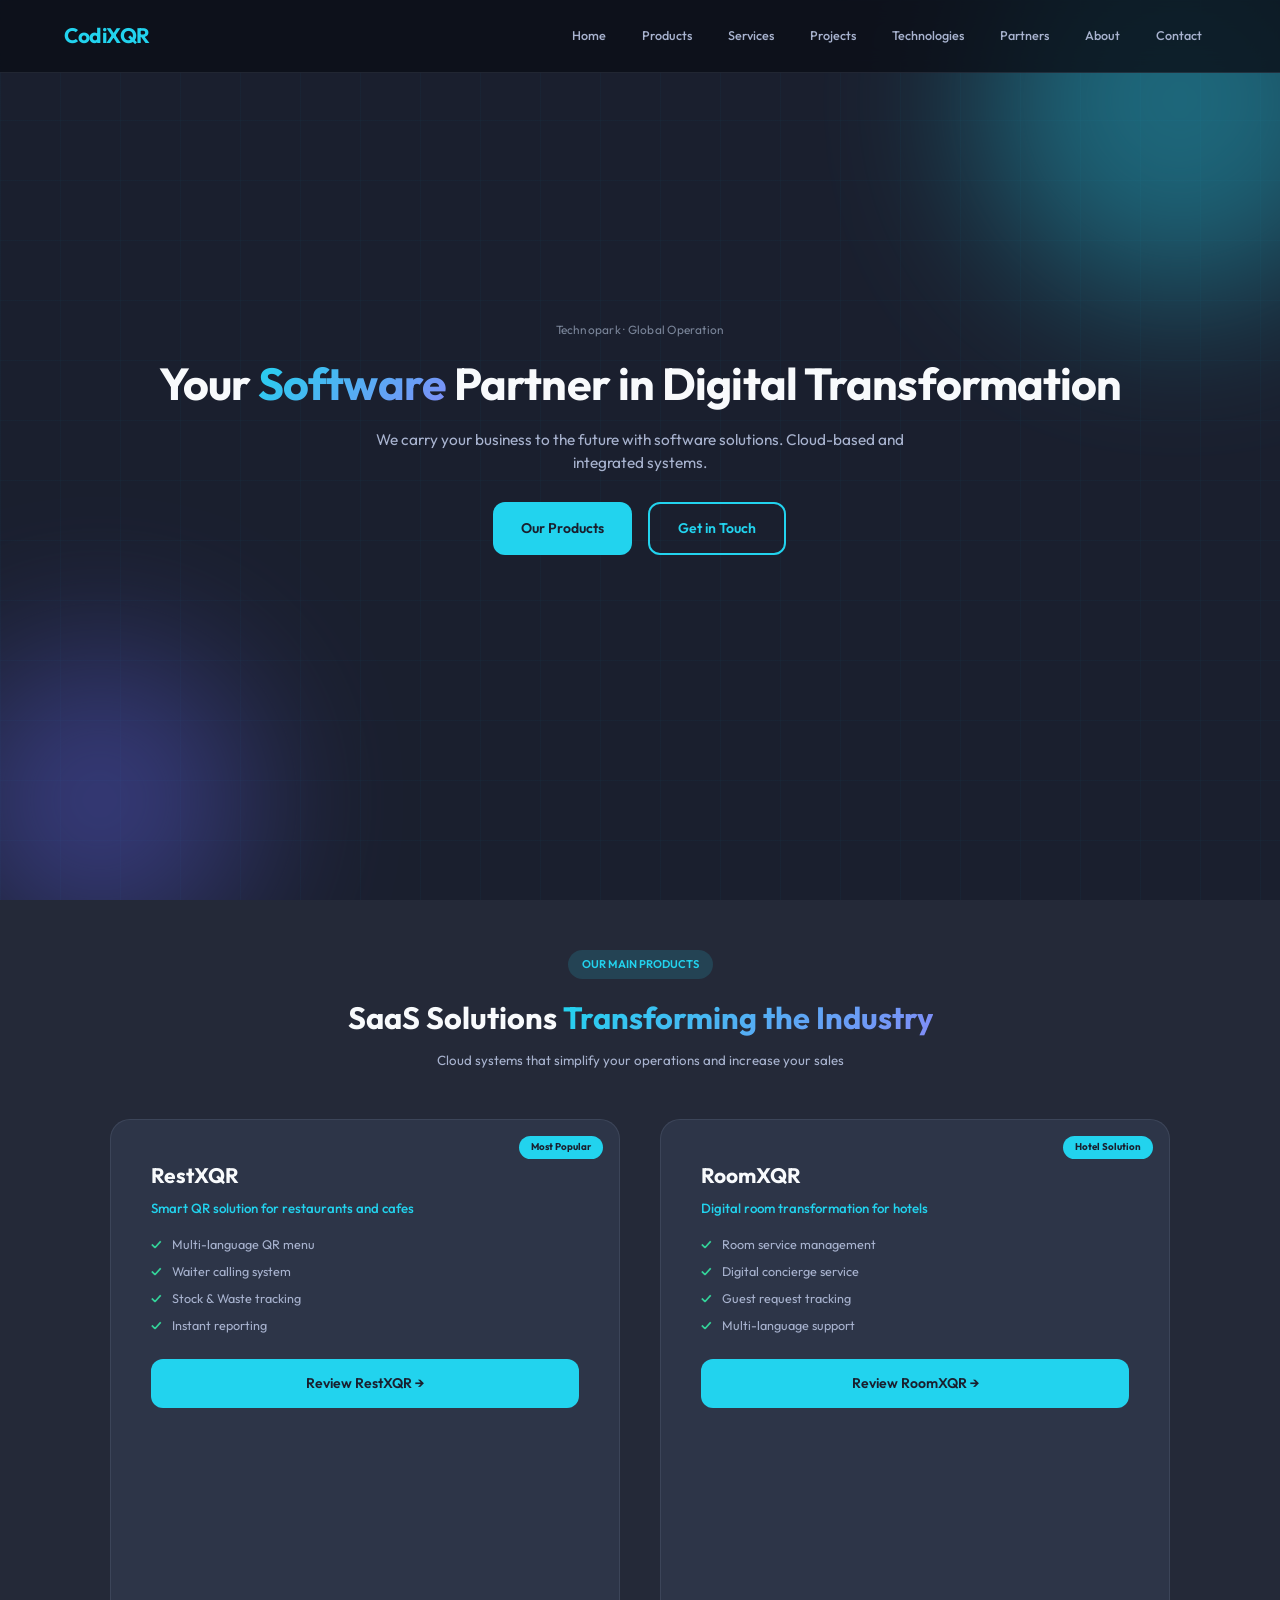
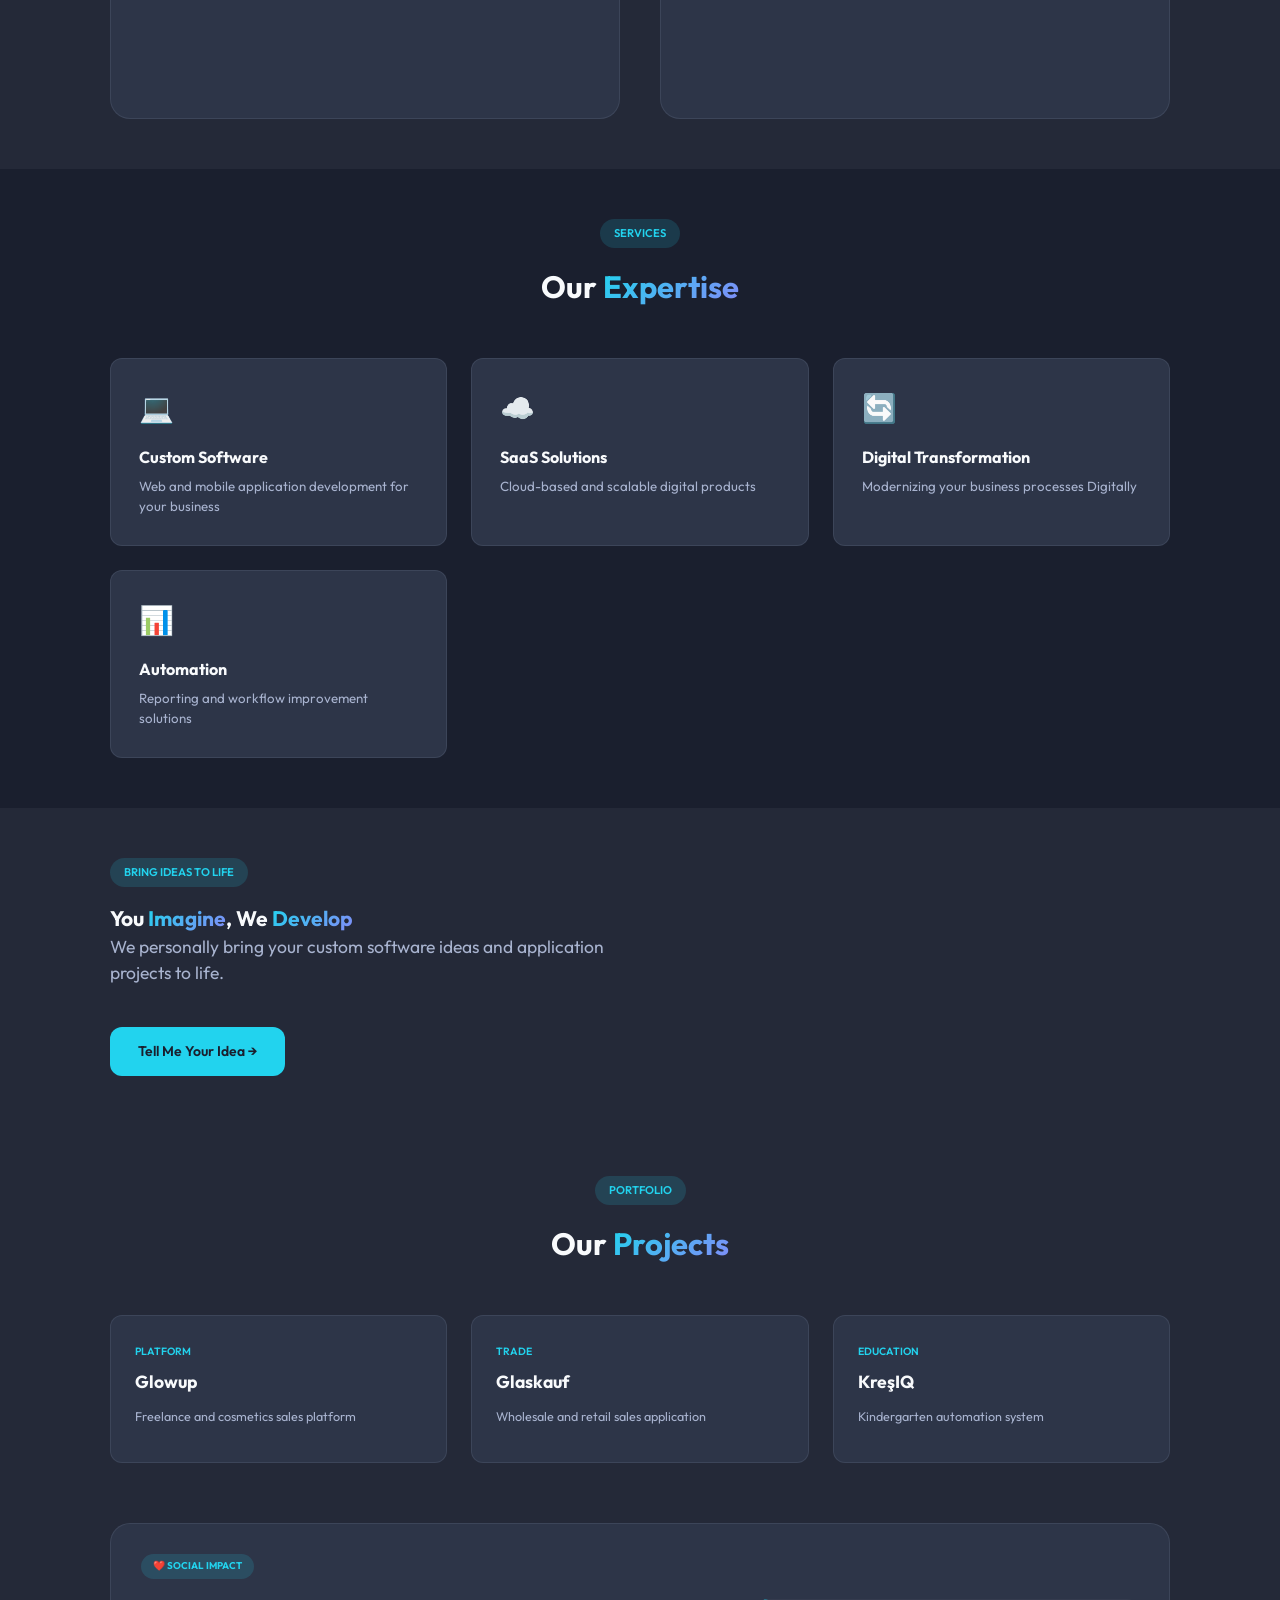
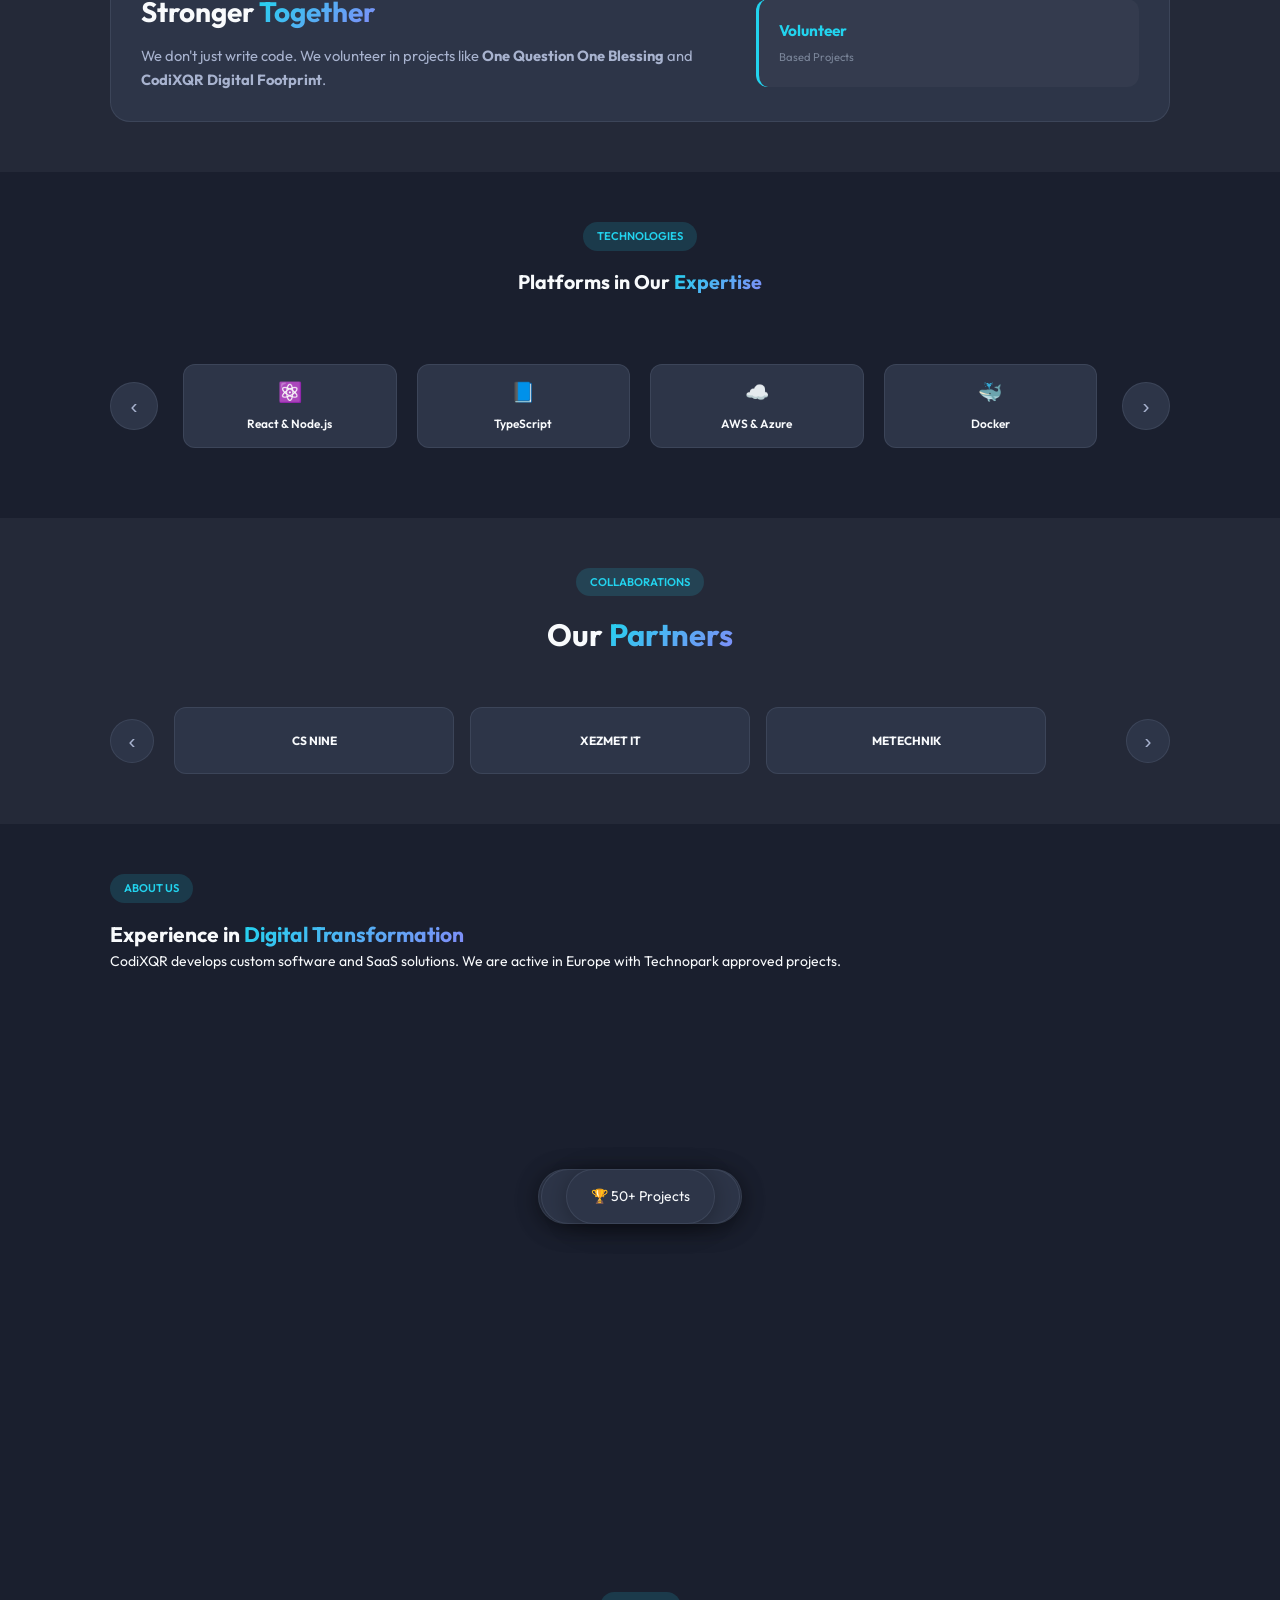
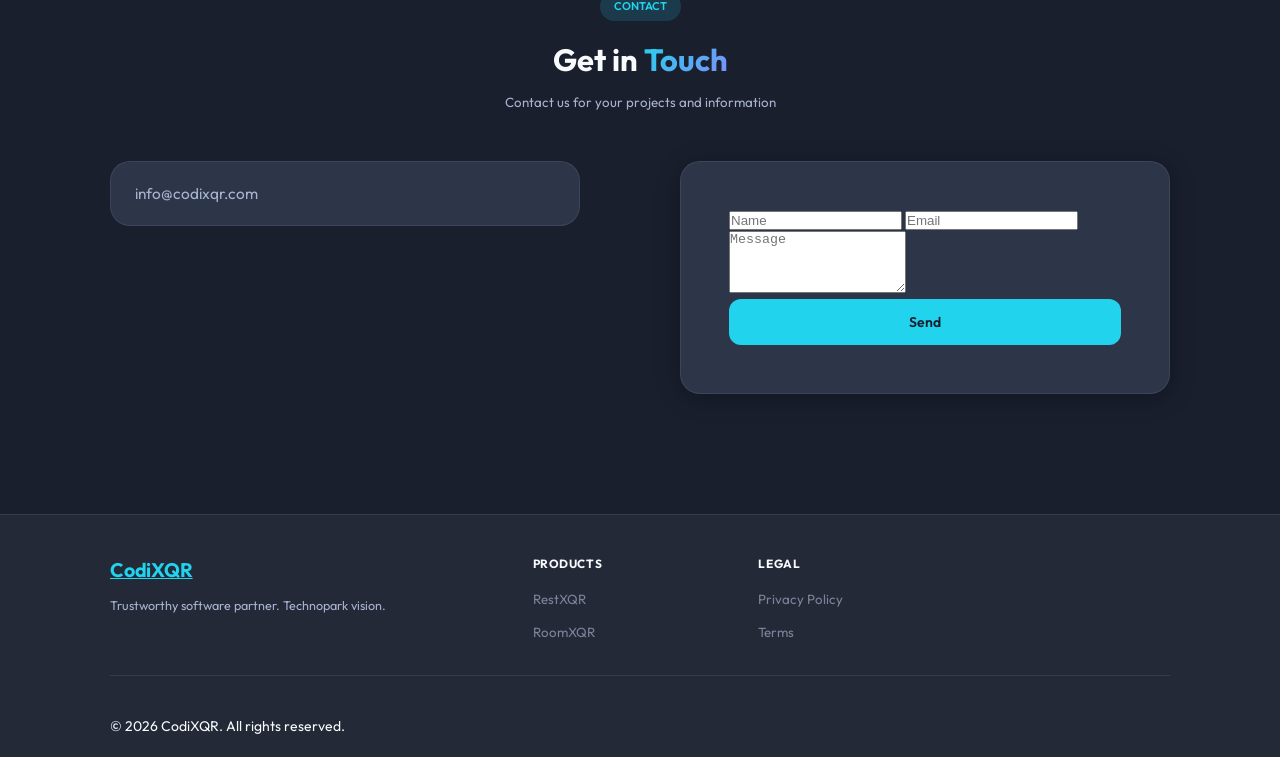
<file: index.html>
<!DOCTYPE html>
<html lang="tr">

<head>
    <meta charset="UTF-8">
    <meta name="viewport" content="width=device-width, initial-scale=1.0">
    <meta name="description"
        content="CodiXQR - Dijital dönüşümde güvenilir yazılım ortağınız. RestXQR, RoomXQR ve daha fazlası ile işletmenizi geleceğe taşıyoruz.">
    <title>CodiXQR | Yazılım ve Dijital Dönüşüm Çözümleri</title>
    <link rel="icon" type="image/png" href="favicon.png">
    <link rel="apple-touch-icon" href="favicon.png">
    <script src="js/lang-detect.js"></script>
    <link rel="stylesheet" href="css/styles.css?v=1.3">
    <link rel="preconnect" href="https://fonts.googleapis.com">
    <link rel="preconnect" href="https://fonts.gstatic.com" crossorigin>
    <link
        href="https://fonts.googleapis.com/css2?family=Outfit:wght@300;400;500;600;700&family=JetBrains+Mono:wght@400;500&display=swap"
        rel="stylesheet">
</head>

<body>
    <!-- Navigation -->
    <nav class="navbar" id="navbar">
        <div class="nav-container">
            <a href="#" class="logo">
                <span class="logo-text-full">CodiXQR</span>
            </a>
            <button class="nav-toggle" aria-label="Menüyü aç">
                <span></span><span></span><span></span>
            </button>
            <ul class="nav-menu">
                <li><a href="#hero">Ana Sayfa</a></li>
                <li><a href="#saas">Ürünlerimiz</a></li>
                <li><a href="#services">Hizmetler</a></li>
                <li><a href="#projects">Projeler</a></li>
                <li><a href="#tech">Teknolojiler</a></li>
                <li><a href="#partners">Ortaklar</a></li>
                <li><a href="#about">Hakkımızda</a></li>
                <li><a href="#blog">Blog</a></li>
                <li><a href="#contact">İletişim</a></li>
            </ul>
        </div>
    </nav>

    <!-- Hero Section -->
    <header class="hero" id="hero">
        <div class="hero-bg">
            <div class="grid-pattern"></div>
            <div class="gradient-orb orb-1"></div>
            <div class="gradient-orb orb-2"></div>
        </div>
        <div class="hero-content">
            <p class="hero-badge-line">Teknopark · Global operasyon</p>
            <h1>Dijital Dönüşümde <span class="highlight">Yazılım</span> Ortağınız</h1>
            <p class="hero-subtitle">Yazılım çözümleriyle işletmenizi geleceğe taşıyoruz. Bulut tabanlı, entegre ve
                kullanımı kolay sistemler.</p>
            <div class="hero-cta">
                <a href="#saas" class="btn btn-primary">Ürünlerimizi Keşfet</a>
                <a href="#contact" class="btn btn-outline">İletişime Geç</a>
            </div>
        </div>
        <div class="hero-stats">
            <div class="stat">
                <span class="stat-number">50+</span>
                <span class="stat-label">Başarılı Proje</span>
            </div>
            <div class="stat">
                <span class="stat-number">7+</span>
                <span class="stat-label">SaaS Ürünü</span>
            </div>
            <div class="stat">
                <span class="stat-number">Global</span>
                <span class="stat-label">Operasyon</span>
            </div>
        </div>
    </header>

    <!-- SaaS Products - Ana Öne Çıkan Ürünler -->
    <section class="saas-section" id="saas">
        <div class="container">
            <div class="section-header">
                <span class="section-tag">Ana Ürünlerimiz</span>
                <h2>Sektörü Dönüştüren <span class="highlight">SaaS Çözümleri</span></h2>
                <p>İşletmenizi dijitale taşıyan, satışlarınızı artıran ve operasyonlarınızı kolaylaştıran bulut tabanlı
                    sistemler</p>
            </div>
            <div class="saas-grid">
                <article class="saas-card featured">
                    <div class="saas-card-badge">En Popüler</div>
                    <div class="saas-visual">
                        <div class="saas-icon-modern">
                            <svg viewBox="0 0 24 24" fill="none" stroke="currentColor" stroke-width="2">
                                <rect x="3" y="3" width="18" height="18" rx="2" />
                                <path d="M3 9h18M9 21V9" />
                            </svg>
                        </div>
                    </div>
                    <h3>RestXQR</h3>
                    <p class="saas-tagline">Restoran, kafe ve mekanlar için akıllı QR çözümü</p>
                    <div class="saas-desc-block">
                        <p>Garson çağırma ile personel yükünü azalt, servisi hızlandır. Çok dilli QR menü, stok takibi,
                            fire tespiti, anlık kampanyalar ve detaylı raporlarla <strong class="highlight-text">ciroyu
                                %15–20 artır</strong>.</p>
                        <p>Tüm sistemi telefonundan yönet, <strong class="highlight-text">gider–gelir kontrolü
                                cebinde</strong> olsun.</p>
                    </div>
                    <ul class="saas-highlights">
                        <li><span class="highlight-icon">✓</span> QR menü ve garson çağırma</li>
                        <li><span class="highlight-icon">✓</span> Stok & fire takibi</li>
                        <li><span class="highlight-icon">✓</span> Anlık kampanyalar</li>
                        <li><span class="highlight-icon">✓</span> Detaylı raporlama</li>
                    </ul>
                    <a href="https://restxqr.com" target="_blank" rel="noopener"
                        class="btn btn-primary btn-block">RestXQR'ı İncele →</a>
                </article>
                <article class="saas-card featured">
                    <div class="saas-card-badge">Otel Çözümü</div>
                    <div class="saas-visual">
                        <div class="saas-icon-modern saas-icon-hotel">
                            <svg viewBox="0 0 24 24" fill="none" stroke="currentColor" stroke-width="2">
                                <path d="M3 21h18M5 21V7l8-4v18M19 21V11l-6-2" />
                                <path d="M9 9v.01M9 12v.01M9 15v.01M9 18v.01" />
                            </svg>
                        </div>
                    </div>
                    <h3>RoomXQR</h3>
                    <p class="saas-tagline">Oteller için oda bazlı dijital dönüşüm</p>
                    <div class="saas-desc-block">
                        <p>RestXQR altyapısına ek: Misafir adına & çok dilli karşılama, oda servisi, istek yönetimi,
                            dijital concierge (otel içi/dışı), turizm yönlendirme ve <strong class="highlight-text">ek
                                komisyon geliri</strong>.</p>
                        <p><strong class="highlight-text">Operasyonel yük %50 azalır</strong>, misafir memnuniyeti ve
                            tekrar ziyaret artar.</p>
                    </div>
                    <ul class="saas-highlights">
                        <li><span class="highlight-icon">✓</span> Çok dilli misafir deneyimi</li>
                        <li><span class="highlight-icon">✓</span> Dijital concierge</li>
                        <li><span class="highlight-icon">✓</span> Oda servisi yönetimi</li>
                        <li><span class="highlight-icon">✓</span> Ek gelir fırsatları</li>
                    </ul>
                    <a href="https://roomxqr.com" target="_blank" rel="noopener"
                        class="btn btn-primary btn-block">RoomXQR'ı İncele →</a>
                </article>
            </div>
        </div>
    </section>

    <!-- Services -->
    <section class="services-section" id="services">
        <div class="container">
            <div class="section-header">
                <span class="section-tag">Hizmetlerimiz</span>
                <h2>Kapsamlı <span class="highlight">Yazılım Hizmetleri</span></h2>
                <p>Web geliştirmeden kurumsal otomasyona, ihtiyacınız olan tüm dijital çözümleri sunuyoruz</p>
            </div>
            <div class="services-grid">
                <div class="service-card">
                    <div class="service-icon">💻</div>
                    <h3>Özel Yazılım Geliştirme</h3>
                    <p>İşletmenize özel web ve mobil uygulamalar, entegrasyonlar ve otomasyon sistemleri</p>
                </div>
                <div class="service-card">
                    <div class="service-icon">☁️</div>
                    <h3>SaaS Çözümleri</h3>
                    <p>Bulut tabanlı, ölçeklenebilir yazılım ürünleri. Halihazırdaki sistemlerinize kolay entegrasyon
                    </p>
                </div>
                <div class="service-card">
                    <div class="service-icon">🔄</div>
                    <h3>Dijital Dönüşüm</h3>
                    <p>Mevcut süreçlerinizi dijitale taşıma, operasyonel verimlilik ve süreç iyileştirme</p>
                </div>
                <div class="service-card">
                    <div class="service-icon">📊</div>
                    <h3>CRM & Otomasyon</h3>
                    <p>Müşteri ilişkileri yönetimi, raporlama ve iş zekası çözümleri</p>
                </div>
    </section>

    <!-- Custom Solutions & Partnership -->
    <section class="partnership-section" id="partnership">
        <div class="container">
            <div class="partnership-grid">
                <div class="partnership-content">
                    <span class="section-tag">Fikirleriniz Hayata Geçsin</span>
                    <h2>Siz <span class="highlight">Hayal Edin</span>, Biz <span class="highlight">Geliştirelim</span>
                    </h2>
                    <p class="lead">Sadece hazır ürünler sunmuyoruz; sizin özel yazılım fikirlerinizi ve uygulama
                        projelerinizi de bizzat hayata geçiriyoruz.</p>
                    <div class="partnership-features">
                        <div class="p-feature">
                            <div class="p-icon">💡</div>
                            <div class="p-info">
                                <h3>Fikirlerinizi Önemsiyoruz</h3>
                                <p>Aklınızdaki uygulama fikrini teknik olarak analiz ediyor ve en doğru teknolojiyle
                                    kurguluyoruz.</p>
                            </div>
                        </div>
                        <div class="p-feature">
                            <div class="p-icon">🤝</div>
                            <div class="p-info">
                                <h3>İş Ortaklığı Modeli</h3>
                                <p>Fikirlerinizi hayata geçirerek sadece bir yazılım tedarikçisi değil, iş ortağınız
                                    olarak büyümenize eşlik ediyoruz.</p>
                            </div>
                        </div>
                    </div>
                    <div class="partnership-cta">
                        <p>Web veya mobil uygulama fikirleriniz için <strong>"Beraber Büyütelim"</strong> vizyonuyla
                            hareket ediyoruz.</p>
                        <a href="#contact" class="btn btn-primary">Fikrimi Anlatayım →</a>
                    </div>
                </div>
                <div class="partnership-visual">
                    <div class="partnership-card-glow">
                        <div class="p-card-top">🚀</div>
                        <h4>Yeni Bir Proje mi?</h4>
                        <p>Bizimle paylaşın, beraber hayata geçirelim!</p>
                        <div class="p-card-line"></div>
                        <div class="p-card-stats">
                            <div class="p-stat-item">
                                <strong>%100</strong>
                                <span>Özgün Fikir</span>
                            </div>
                            <div class="p-stat-item">
                                <strong>Sınırsız</strong>
                                <span>Destek</span>
                            </div>
                        </div>
                    </div>
                </div>
            </div>
        </div>
    </section>

    <!-- All Projects -->
    <section class="projects-section" id="projects">
        <div class="container">
            <div class="section-header">
                <span class="section-tag">Portföy</span>
                <h2>Başarılı <span class="highlight">Projelerimiz</span></h2>
                <p>Farklı sektörlerde hayata geçirdiğimiz dijital çözümler</p>
            </div>
            <div class="projects-grid">
                <div class="project-card">
                    <span class="project-category">Güzellik & Kozmetik</span>
                    <h3>Glowup</h3>
                    <p>Randevu, freelance ve kozmetik satış platformu</p>
                    <a href="#contact" class="project-link">Projeyi anlat →</a>
                </div>
                <div class="project-card">
                    <span class="project-category">Cam Sektörü</span>
                    <h3>Glaskauf</h3>
                    <p>Toptan ve perakende satış uygulaması</p>
                    <a href="#contact" class="project-link">Projeyi anlat →</a>
                </div>
                <div class="project-card">
                    <span class="project-category">Eğitim</span>
                    <h3>KreşIQ</h3>
                    <p>Anaokulu CRM ve otomasyon</p>
                    <a href="#contact" class="project-link">Projeyi anlat →</a>
                </div>
                <div class="project-card">
                    <span class="project-category">Araç Kiralama</span>
                    <h3>Rent-ex</h3>
                    <p>Rezervasyon ve yönetim platformu</p>
                    <a href="#contact" class="project-link">Projeyi anlat →</a>
                </div>
                <div class="project-card">
                    <span class="project-category">Ticaret</span>
                    <h3>Europacifictrade</h3>
                    <p>Uluslararası ticaret altyapısı</p>
                    <a href="#contact" class="project-link">Projeyi anlat →</a>
                </div>
                <div class="project-card">
                    <span class="project-category">Hukuk & Danışmanlık</span>
                    <h3>Listeperspektive</h3>
                    <p>Avrupa dijital destek</p>
                    <a href="#contact" class="project-link">Projeyi anlat →</a>
                </div>
            </div>
            <p class="projects-more">Ve daha fazlası… Projeleriniz için <a href="#contact">bizimle iletişime geçin</a>.
            </p>
            <!-- Social Impact Card -->
            <div class="impact-section-wrapper">
                <div class="impact-card">
                    <div class="impact-badge">❤️ Toplumsal Katkı</div>
                    <div class="impact-grid-mini">
                        <div class="impact-main">
                            <h3>Birlikte <span class="highlight">Daha Güçlüyüz</span></h3>
                            <p>Sadece kod yazmıyoruz. <strong>Bir Soru Bir Sevap</strong> ve <strong>CodiXQR Dijital
                                    Ayak İzi</strong> gibi vakıf projelerinde gönüllü yer alıyor, teknolojiyi toplum
                                yararına kullanıyoruz.</p>
                        </div>
                        <div class="impact-stats-mini">
                            <div class="i-stat">
                                <strong>Gönüllülük</strong>
                                <span>Esaslı Projeler</span>
                            </div>
                        </div>
                    </div>
                </div>
            </div>
        </div>
    </section>

    <!-- Technologies / Platforms -->
    <section class="tech-section" id="tech">
        <div class="container">
            <div class="section-header">
                <span class="section-tag">Teknolojilerimiz</span>
                <h2>Uzmanlık Alanımızdaki <span class="highlight">Platformlar</span></h2>
                <p>Dijital dünyanın önde gelen platformları ve teknolojileriyle çalışıyor, işletmeniz için özel çözümler
                    sunuyoruz.</p>
            </div>
            <div class="tech-slider-wrapper">
                <button class="tech-arrow tech-prev" aria-label="Önceki">&#8249;</button>
                <div class="tech-track">
                    <div class="tech-card">
                        <span class="tech-icon">⚛️</span>
                        <h4>React & Node.js</h4>
                        <span class="tech-desc">Web Geliştirme</span>
                    </div>
                    <div class="tech-card">
                        <span class="tech-icon">📘</span>
                        <h4>TypeScript</h4>
                        <span class="tech-desc">Tip Güvenli Kodlama</span>
                    </div>
                    <div class="tech-card">
                        <span class="tech-icon">☁️</span>
                        <h4>AWS & Azure</h4>
                        <span class="tech-desc">Bulut Altyapısı</span>
                    </div>
                    <div class="tech-card">
                        <span class="tech-icon">🐳</span>
                        <h4>Docker</h4>
                        <span class="tech-desc">Konteynerleştirme</span>
                    </div>
                    <div class="tech-card">
                        <span class="tech-icon">🗄️</span>
                        <h4>PostgreSQL</h4>
                        <span class="tech-desc">İlişkisel Veritabanı</span>
                    </div>
                    <div class="tech-card">
                        <span class="tech-icon">🍃</span>
                        <h4>MongoDB</h4>
                        <span class="tech-desc">NoSQL Veritabanı</span>
                    </div>
                    <div class="tech-card">
                        <span class="tech-icon">🔌</span>
                        <h4>REST & GraphQL</h4>
                        <span class="tech-desc">API Geliştirme</span>
                    </div>
                    <div class="tech-card">
                        <span class="tech-icon">📧</span>
                        <h4>Mailchimp</h4>
                        <span class="tech-desc">E-Posta Pazarlama</span>
                    </div>
                    <div class="tech-card">
                        <span class="tech-icon">📊</span>
                        <h4>Google Analytics</h4>
                        <span class="tech-desc">Web Analizi</span>
                    </div>
                    <div class="tech-card">
                        <span class="tech-icon">🔍</span>
                        <h4>SEO Araçları</h4>
                        <span class="tech-desc">Arama Optimizasyonu</span>
                    </div>
                    <div class="tech-card">
                        <span class="tech-icon">💳</span>
                        <h4>Stripe</h4>
                        <span class="tech-desc">Ödeme Entegrasyonu</span>
                    </div>
                    <div class="tech-card">
                        <span class="tech-icon">🎨</span>
                        <h4>Figma</h4>
                        <span class="tech-desc">UI/UX Tasarım</span>
                    </div>
                    <div class="tech-card">
                        <span class="tech-icon">🔥</span>
                        <h4>Firebase</h4>
                        <span class="tech-desc">Mobil & Backend</span>
                    </div>
                    <div class="tech-card">
                        <span class="tech-icon">📦</span>
                        <h4>Git & GitHub</h4>
                        <span class="tech-desc">Versiyon Kontrol</span>
                    </div>
                </div>
                <button class="tech-arrow tech-next" aria-label="Sonraki">&#8250;</button>
            </div>
        </div>
    </section>

    <!-- Partners - İş Ortakları -->
    <section class="partners-section" id="partners">
        <div class="container">
            <div class="section-header">
                <span class="section-tag">İş Birlikleri</span>
                <h2>İş <span class="highlight">Ortaklarımız</span></h2>
                <p>Birlikte çalıştığımız değerli firmalar</p>
            </div>
            <div class="partners-slider-wrapper">
                <button class="partner-arrow partner-prev" aria-label="Önceki">&#8249;</button>
                <div class="partners-slider">
                    <a href="https://cs9.at/" target="_blank" rel="noopener" class="partner-box">CS NINE BUSINESS
                        SOLUTIONS</a>
                    <a href="https://xezmet.at/" target="_blank" rel="noopener" class="partner-box">XEZMET IT
                        SOLUTIONS</a>
                    <a href="#" class="partner-box">BPAJANS</a>
                    <a href="https://artisticreativity.com/" target="_blank" rel="noopener"
                        class="partner-box">ARTISTICREATIVITY</a>
                    <a href="http://metechnik.at/" target="_blank" rel="noopener" class="partner-box">METECHNIK</a>
                </div>
                <button class="partner-arrow partner-next" aria-label="Sonraki">&#8250;</button>
            </div>
        </div>
    </section>

    <!-- About & Why Us -->
    <section class="about-section" id="about">
        <div class="container">
            <div class="about-grid">
                <div class="about-content">
                    <span class="section-tag">Hakkımızda</span>
                    <h2>Dijital Dönüşümde <span class="highlight">Deneyim</span></h2>
                    <p>CodiXQR olarak farklı sektörlerde özel yazılım ve SaaS çözümleri geliştiriyoruz. Teknopark onaylı
                        projelerimiz bulunmakta olup, Avrupa'da da faaliyet gösteriyoruz.</p>
                    <p>Bulut tabanlı, mevcut sistemlere kolay entegre olan çözümler sunuyoruz. Deneyimli ekibimiz ve
                        referanslarımızla iş ortaklarımızın dijital hedeflerine ulaşmasına yardımcı oluyoruz.</p>

                    <div class="about-action-buttons">
                        <a href="#contact" class="action-chip">Proje Başlat →</a>
                        <a href="#contact" class="action-chip">Teknik Danışmanlık</a>
                        <a href="#projects" class="action-chip">Portföyü Gez</a>
                        <a href="#contact" class="action-chip">Demo Talep Et</a>
                    </div>
                </div>
                <div class="about-visual">
                    <div class="floating-badges-container">
                        <div class="badge-item b-1">
                            <span class="badge-icon">🚀</span>
                            <div class="badge-text">
                                <strong>Teknopark</strong>
                                <span>Onaylı Projeler</span>
                            </div>
                        </div>
                        <div class="badge-item b-2">
                            <span class="badge-icon">🌍</span>
                            <div class="badge-text">
                                <strong>Avrupa</strong>
                                <span>Operasyonu</span>
                            </div>
                        </div>
                        <div class="badge-item b-3">
                            <span class="badge-icon">🏆</span>
                            <div class="badge-text">
                                <strong>50+</strong>
                                <span>Başarılı Proje</span>
                            </div>
                        </div>
                        <div class="badge-item b-4">
                            <span class="badge-icon">⚡</span>
                            <div class="badge-text">
                                <strong>7/24</strong>
                                <span>Destek</span>
                            </div>
                        </div>
                        <div class="badge-center-logo">
                            <span class="logo-text-full">CodiXQR</span>
                        </div>
                    </div>
                </div>
            </div>
        </div>
    </section>

    <!-- Blog Preview -->
    <section class="blog-section" id="blog">
        <div class="container">
            <div class="section-header">
                <span class="section-tag">Blog</span>
                <h2>Bilişim <span class="highlight">Dünyasından</span></h2>
                <p>Dijital dönüşüm, yazılım trendleri ve sektör haberleri</p>
            </div>
            <div class="blog-grid">
                <article class="blog-card">
                    <span class="blog-date">28 Şubat 2026</span>
                    <h3>QR Menü Sistemleri ile Restoran Verimliliği %30 Artıyor</h3>
                    <p>Dijital menü sistemleri, restoran operasyonlarında devrim yaratıyor. Stok takibi, anlık fiyat
                        güncellemeleri ve çok dilli destek ile müşteri deneyimini üst seviyeye taşıyın.</p>
                    <a href="blog/qr-menu-verimliligi.html" class="blog-link">Devamını oku →</a>
                </article>
                <article class="blog-card">
                    <span class="blog-date">22 Şubat 2026</span>
                    <h3>Otel Dijitalleşmesinde 2026 Trendleri</h3>
                    <p>Oteller için oda bazlı dijital çözümler, misafir memnuniyetini artırırken operasyonel maliyetleri
                        düşürüyor. Çok dilli karşılama ve dijital concierge hizmetleri öne çıkıyor.</p>
                    <a href="blog/otel-dijitallesmesi.html" class="blog-link">Devamını oku →</a>
                </article>
                <article class="blog-card">
                    <span class="blog-date">15 Şubat 2026</span>
                    <h3>Bulut Tabanlı SaaS Çözümleri: İşletmeler İçin Avantajlar</h3>
                    <p>Bulut teknolojisi ile işletmeler, altyapı maliyetlerini azaltıp ölçeklenebilir sistemlere geçiş
                        yapıyor. Entegrasyon kolaylığı ve 7/24 erişim en büyük artıları.</p>
                    <a href="blog/bulut-saas-avantajlari.html" class="blog-link">Devamını oku →</a>
                </article>
            </div>
        </div>
    </section>

    <!-- Contact -->
    <section class="contact-section" id="contact">
        <div class="container">
            <div class="contact-grid">
                <div class="contact-info">
                    <span class="section-tag">İletişim</span>
                    <h2>Projenizi <span class="highlight">Konuşalım</span></h2>
                    <p>Dijital dönüşüm yolculuğunuzda yanınızdayız. RestXQR, RoomXQR veya özel projeleriniz için bizimle
                        iletişime geçin.</p>
                    <div class="contact-details">
                        <a href="mailto:info@codixqr.com" class="contact-item">
                            <span class="contact-icon">✉️</span>
                            info@codixqr.com
                        </a>
                        <a href="https://restxqr.com" target="_blank" rel="noopener" class="contact-item cta-link">
                            <span class="contact-icon">🍽️</span>
                            RestXQR İçin Tıklayın
                        </a>
                        <a href="https://roomxqr.com" target="_blank" rel="noopener" class="contact-item cta-link">
                            <span class="contact-icon">🏨</span>
                            RoomXQR İçin Tıklayın
                        </a>
                    </div>
                </div>
                <div class="contact-form-wrapper">
                    <form class="contact-form" id="contactForm">
                        <input type="text" name="name" placeholder="Adınız Soyadınız" required>
                        <input type="email" name="email" placeholder="E-posta Adresiniz" required>
                        <input type="tel" name="phone" placeholder="Telefon Numaranız">
                        <select name="subject">
                            <option value="">Konu Seçin</option>
                            <option value="restxqr">RestXQR Hakkında</option>
                            <option value="roomxqr">RoomXQR Hakkında</option>
                            <option value="custom">Özel Proje</option>
                            <option value="partnership">İş Birliği</option>
                        </select>
                        <textarea name="message" placeholder="Mesajınız" rows="4" required></textarea>
                        <button type="submit" class="btn btn-primary btn-block">Gönder</button>
                    </form>
                </div>
            </div>
        </div>
    </section>

    <!-- Footer -->
    <footer class="footer">
        <div class="container">
            <div class="footer-top">
                <div class="footer-brand-column">
                    <a href="#" class="footer-logo">CodiXQR</a>
                    <p class="footer-tagline">Dijital dönüşümde güvenilir yazılım ortağınız. Teknopark vizyonuyla global
                        çözümler.</p>
                </div>
                <div class="footer-nav-columns">
                    <div class="footer-links-group">
                        <h5>Ürünler</h5>
                        <ul>
                            <li><a href="https://restxqr.com" target="_blank" rel="noopener">RestXQR</a></li>
                            <li><a href="https://roomxqr.com" target="_blank" rel="noopener">RoomXQR</a></li>
                            <li><a href="#partnership">Özel Çözümler</a></li>
                        </ul>
                    </div>
                    <div class="footer-links-group">
                        <h5>Kurumsal</h5>
                        <ul>
                            <li><a href="#about">Hakkımızda</a></li>
                            <li><a href="#projects">Projelerimiz</a></li>
                            <li><a href="#contact">Bize Ulaşın</a></li>
                            <li><a href="#blog">Blog</a></li>
                        </ul>
                    </div>
                    <div class="footer-links-group">
                        <h5>Yasal</h5>
                        <ul>
                            <li><a href="gizlilik.html">Gizlilik Politikası</a></li>
                            <li><a href="kullanim-kosullari.html">Kullanım Şartları</a></li>
                            <li><a href="yasal-bilgiler.html">KVKK</a></li>
                        </ul>
                    </div>
                </div>
            </div>
            <div class="footer-bottom">
                <div class="footer-bottom-content">
                    <p>© 2026 CodiXQR. Tüm hakları saklıdır.</p>
                    <div class="footer-bottom-extra">
                        <span>Built with Excellence</span>
                    </div>
                </div>
            </div>
        </div>
    </footer>

    <!-- Floating WhatsApp Button -->
    <a href="https://wa.me/TELEFON_NUMARANIZ?text=Merhaba,%20CodiXQR%20hakkında%20bilgi%20almak%20istiyorum"
        class="floating-btn" target="_blank" rel="noopener" aria-label="WhatsApp ile iletişim">
        <svg viewBox="0 0 24 24" fill="currentColor">
            <path
                d="M17.472 14.382c-.297-.149-1.758-.867-2.03-.967-.273-.099-.471-.148-.67.15-.197.297-.767.966-.94 1.164-.173.199-.347.223-.644.075-.297-.15-1.255-.463-2.39-1.475-.883-.788-1.48-1.761-1.653-2.059-.173-.297-.018-.458.13-.606.134-.133.298-.347.446-.52.149-.174.198-.298.298-.497.099-.198.05-.371-.025-.52-.075-.149-.669-1.612-.916-2.207-.242-.579-.487-.5-.669-.51-.173-.008-.371-.01-.57-.01-.198 0-.52.074-.792.372-.272.297-1.04 1.016-1.04 2.479 0 1.462 1.065 2.875 1.213 3.074.149.198 2.096 3.2 5.077 4.487.709.306 1.262.489 1.694.625.712.227 1.36.195 1.871.118.571-.085 1.758-.719 2.006-1.413.248-.694.248-1.289.173-1.413-.074-.124-.272-.198-.57-.347m-5.421 7.403h-.004a9.87 9.87 0 01-5.031-1.378l-.361-.214-3.741.982.998-3.648-.235-.374a9.86 9.86 0 01-1.51-5.26c.001-5.45 4.436-9.884 9.888-9.884 2.64 0 5.122 1.03 6.988 2.898a9.825 9.825 0 012.893 6.994c-.003 5.45-4.437 9.884-9.885 9.884m8.413-18.297A11.815 11.815 0 0012.05 0C5.495 0 .16 5.335.157 11.892c0 2.096.547 4.142 1.588 5.945L.057 24l6.305-1.654a11.882 11.882 0 005.683 1.448h.005c6.554 0 11.89-5.335 11.893-11.893a11.821 11.821 0 00-3.48-8.413z" />
        </svg>
    </a>

    <script src="js/main.js?v=1.1"></script>
</body>

</html>
</file>
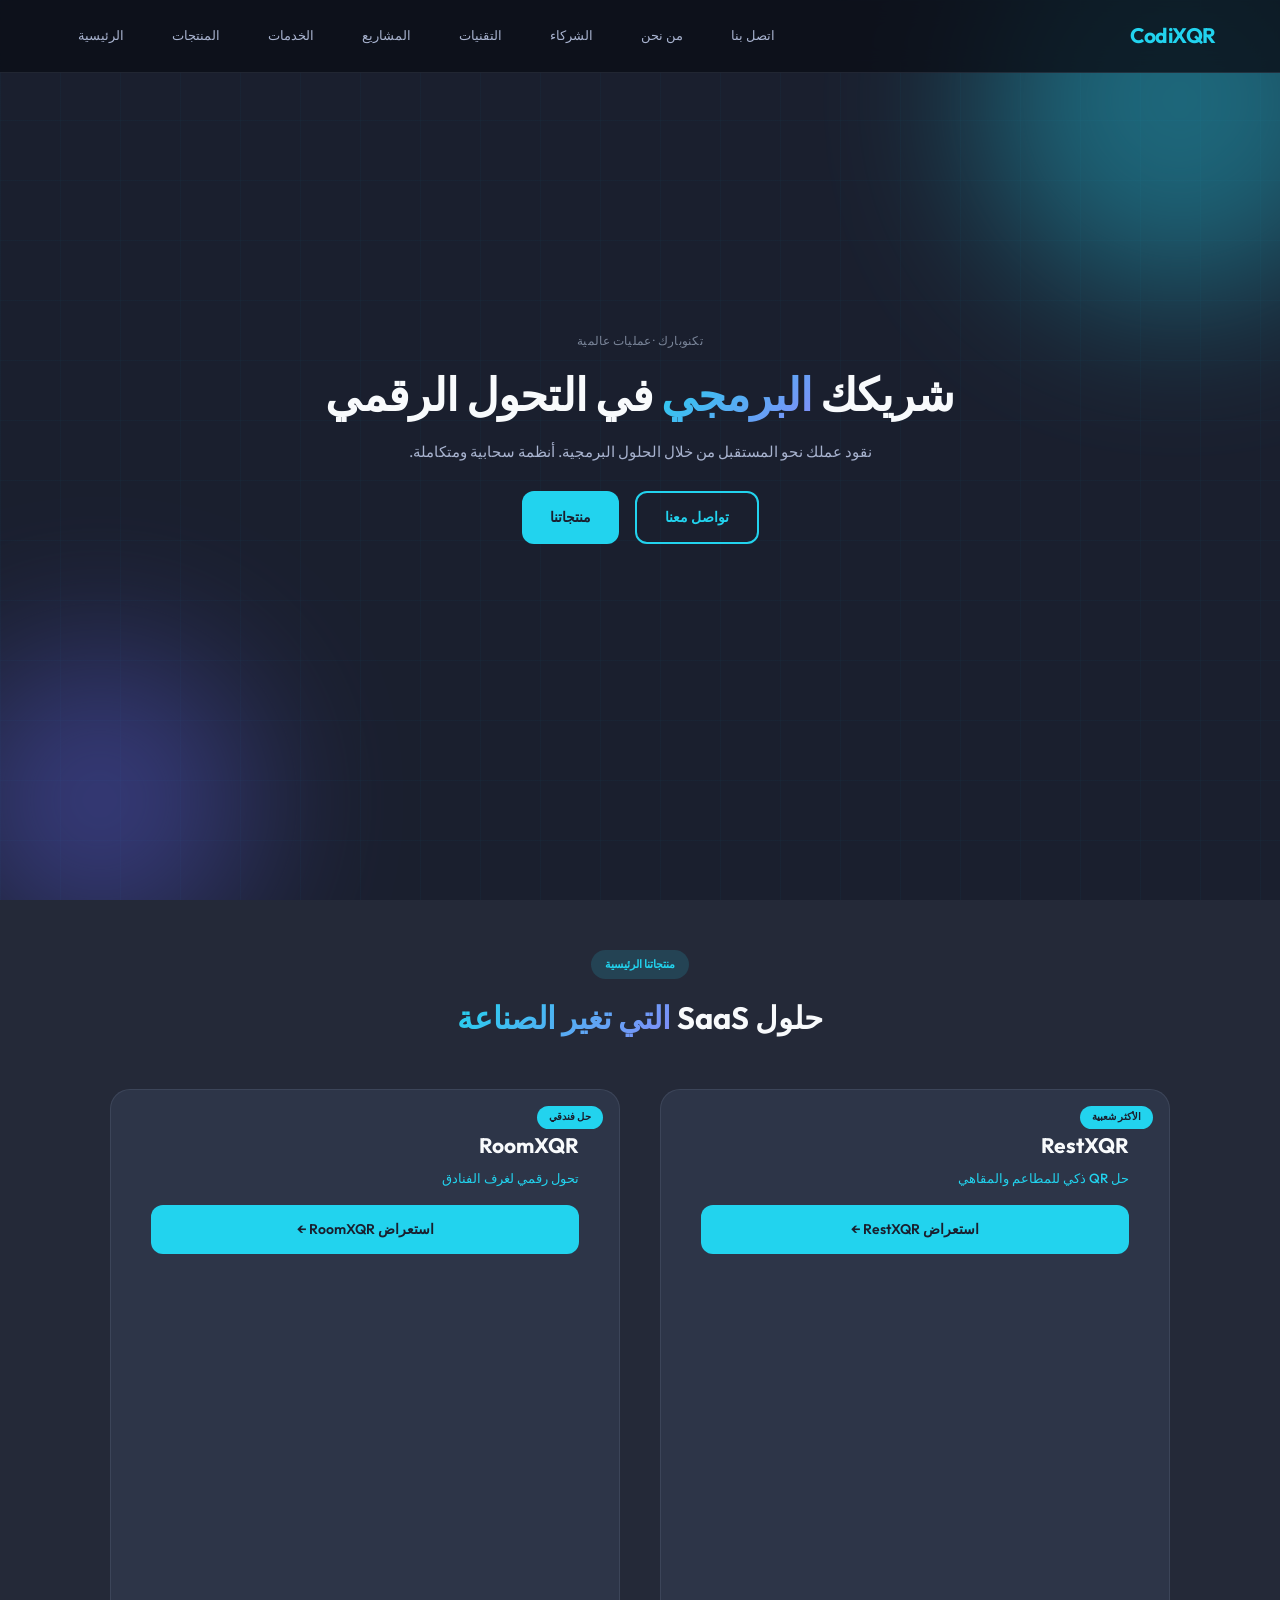
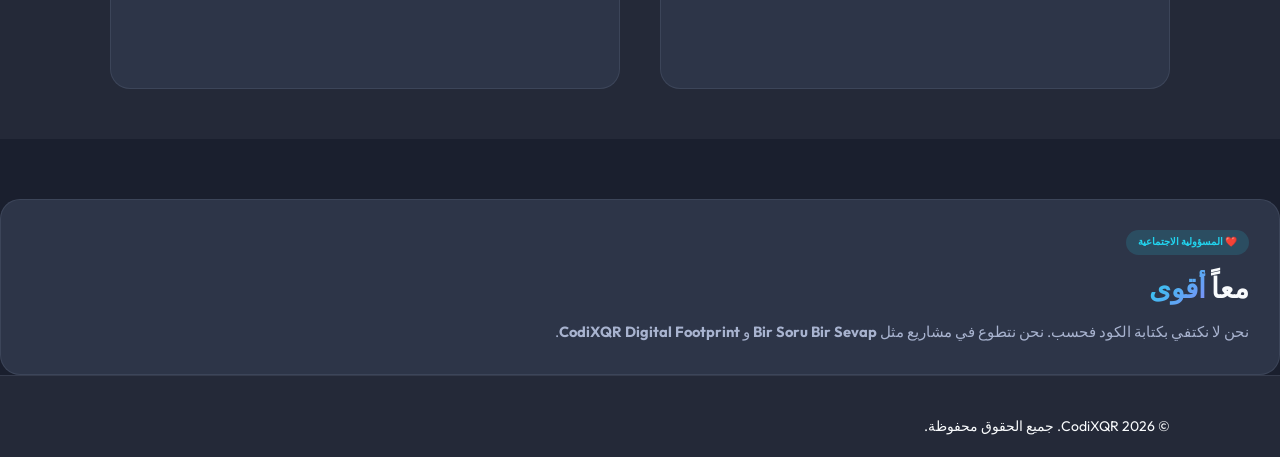
<file: ar/index.html>
<!DOCTYPE html>
<html lang="ar" dir="rtl">

<head>
    <meta charset="UTF-8">
    <meta name="viewport" content="width=device-width, initial-scale=1.0">
    <meta name="description" content="CodiXQR - شريكك البرمجي الموثوق في التحول الرقمي. RestXQR و RoomXQR والمزيد.">
    <title>CodiXQR | حلول البرمجيات والتحول الرقمي</title>
    <link rel="icon" type="image/png" href="../favicon.png">
    <link rel="apple-touch-icon" href="../favicon.png">
    <link rel="stylesheet" href="../css/styles.css?v=1.3">
    <link rel="preconnect" href="https://fonts.googleapis.com">
    <link rel="preconnect" href="https://fonts.gstatic.com" crossorigin>
    <link
        href="https://fonts.googleapis.com/css2?family=Outfit:wght@300;400;500;600;700&family=JetBrains+Mono:wght@400;500&display=swap"
        rel="stylesheet">
</head>

<body>
    <!-- Navigation -->
    <nav class="navbar" id="navbar">
        <div class="nav-container">
            <a href="#" class="logo">
                <span class="logo-text-full">CodiXQR</span>
            </a>
            <button class="nav-toggle" aria-label="فتح القائمة">
                <span></span><span></span><span></span>
            </button>
            <ul class="nav-menu">
                <li><a href="#hero">الرئيسية</a></li>
                <li><a href="#saas">المنتجات</a></li>
                <li><a href="#services">الخدمات</a></li>
                <li><a href="#projects">المشاريع</a></li>
                <li><a href="#tech">التقنيات</a></li>
                <li><a href="#partners">الشركاء</a></li>
                <li><a href="#about">من نحن</a></li>
                <li><a href="#contact">اتصل بنا</a></li>
            </ul>
        </div>
    </nav>

    <!-- Hero Section -->
    <header class="hero" id="hero">
        <div class="hero-bg">
            <div class="grid-pattern"></div>
            <div class="gradient-orb orb-1"></div>
            <div class="gradient-orb orb-2"></div>
        </div>
        <div class="hero-content">
            <p class="hero-badge-line">تكنوبارك · عمليات عالمية</p>
            <h1>شريكك <span class="highlight">البرمجي</span> في التحول الرقمي</h1>
            <p class="hero-subtitle">نقود عملك نحو المستقبل من خلال الحلول البرمجية. أنظمة سحابية ومتكاملة.</p>
            <div class="hero-cta">
                <a href="#saas" class="btn btn-primary">منتجاتنا</a>
                <a href="#contact" class="btn btn-outline">تواصل معنا</a>
            </div>
        </div>
    </header>

    <!-- SaaS Products -->
    <section class="saas-section" id="saas">
        <div class="container">
            <div class="section-header">
                <span class="section-tag">منتجاتنا الرئيسية</span>
                <h2>حلول SaaS <span class="highlight">التي تغير الصناعة</span></h2>
            </div>
            <div class="saas-grid">
                <article class="saas-card featured">
                    <div class="saas-card-badge">الأكثر شعبية</div>
                    <h3>RestXQR</h3>
                    <p class="saas-tagline">حل QR ذكي للمطاعم والمقاهي</p>
                    <a href="https://restxqr.com" target="_blank" rel="noopener"
                        class="btn btn-primary btn-block">استعراض RestXQR ←</a>
                </article>
                <article class="saas-card featured">
                    <div class="saas-card-badge">حل فندقي</div>
                    <h3>RoomXQR</h3>
                    <p class="saas-tagline">تحول رقمي لغرف الفنادق</p>
                    <a href="https://roomxqr.com" target="_blank" rel="noopener"
                        class="btn btn-primary btn-block">استعراض RoomXQR ←</a>
                </article>
            </div>
        </div>
    </section>

    <!-- Social Impact Card -->
    <div class="impact-section-wrapper">
        <div class="impact-card">
            <div class="impact-badge">❤️ المسؤولية الاجتماعية</div>
            <div class="impact-grid-mini">
                <div class="impact-main">
                    <h3>معاً <span class="highlight">أقوى</span></h3>
                    <p>نحن لا نكتفي بكتابة الكود فحسب. نحن نتطوع في مشاريع مثل <strong>Bir Soru Bir Sevap</strong> و
                        <strong>CodiXQR Digital Footprint</strong>.
                    </p>
                </div>
            </div>
        </div>
    </div>

    <footer class="footer">
        <div class="container">
            <p>© 2026 CodiXQR. جميع الحقوق محفوظة.</p>
        </div>
    </footer>

    <script src="../js/main.js?v=1.1"></script>
</body>

</html>
</file>
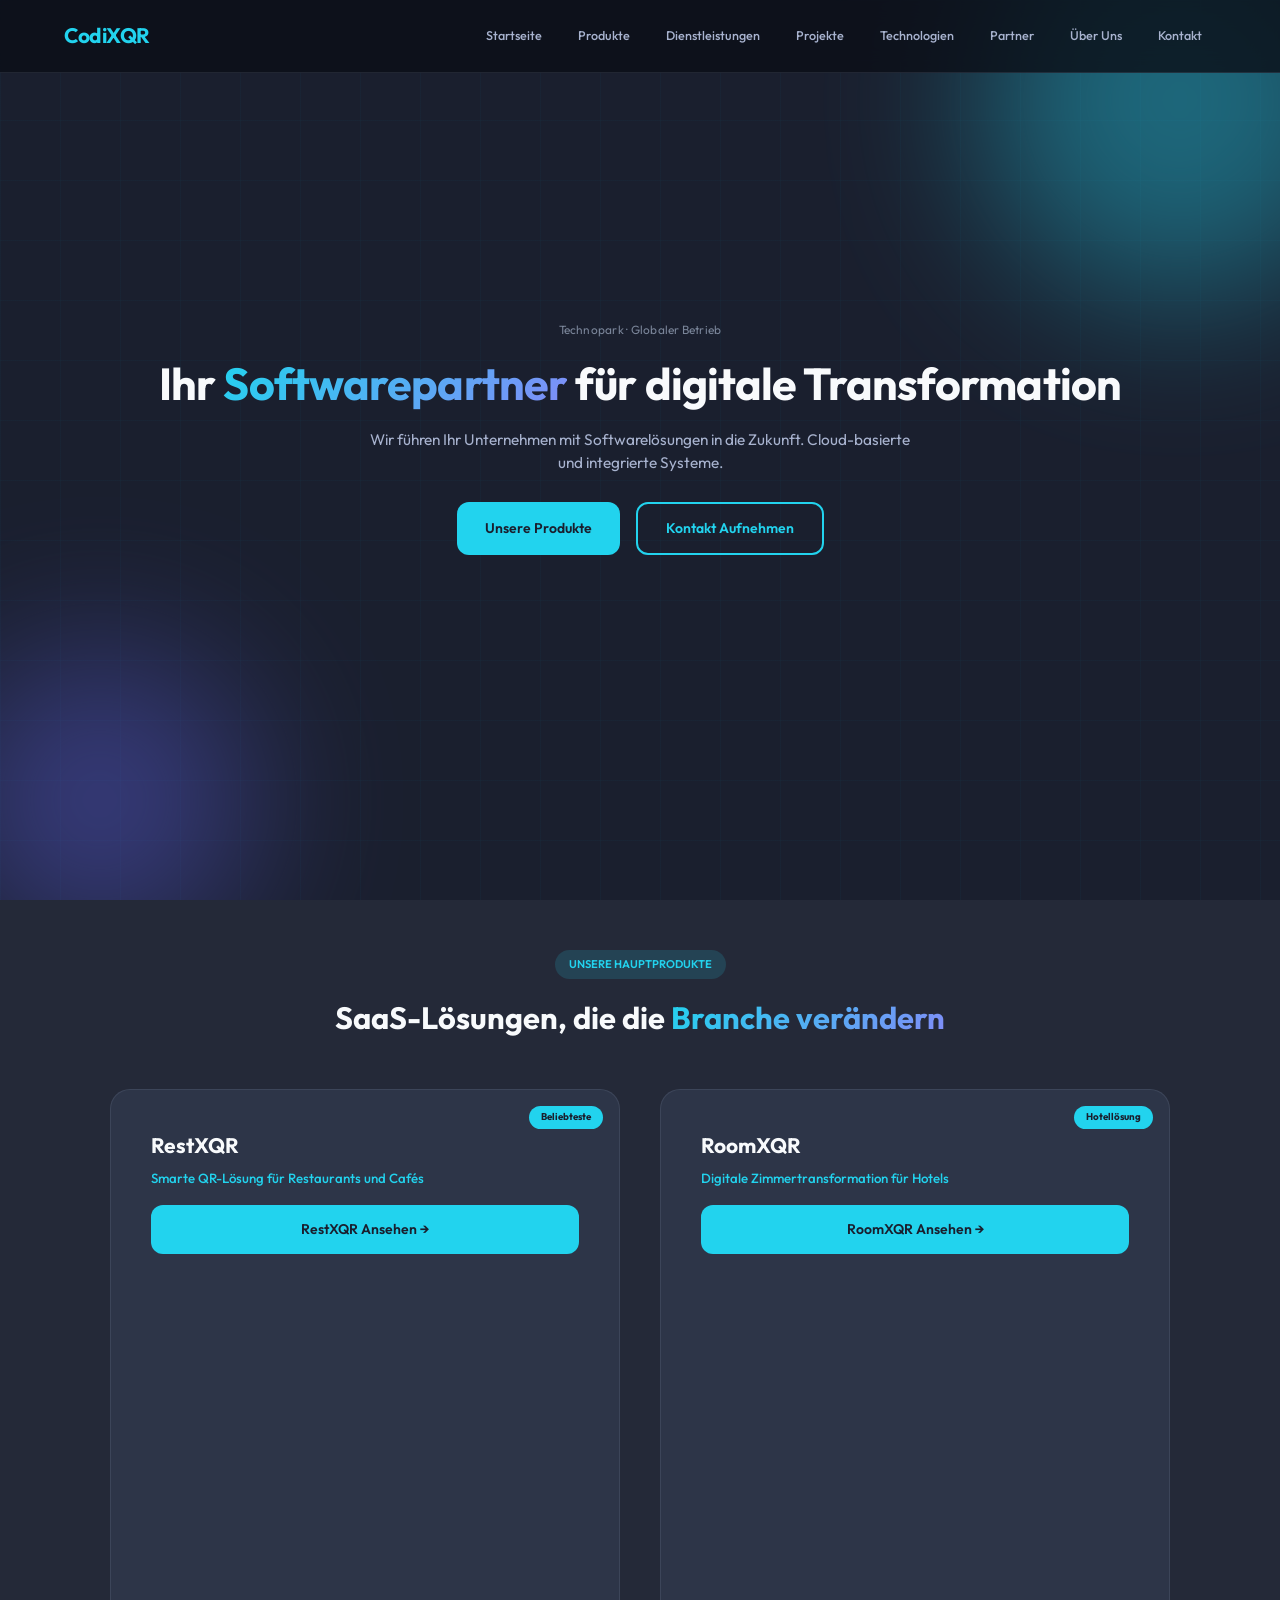
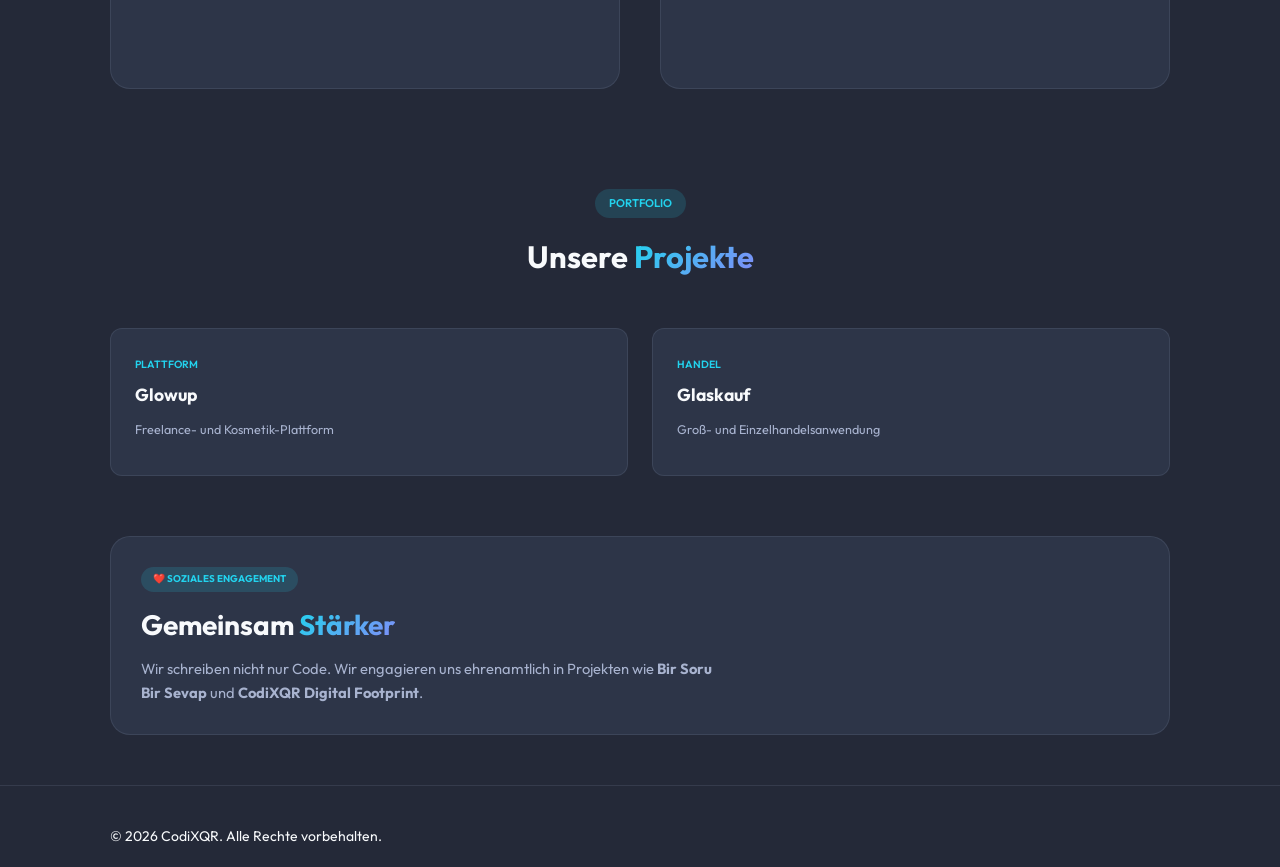
<file: de/index.html>
<!DOCTYPE html>
<html lang="de">

<head>
    <meta charset="UTF-8">
    <meta name="viewport" content="width=device-width, initial-scale=1.0">
    <meta name="description"
        content="CodiXQR - Ihr zuverlässiger Softwarepartner für die digitale Transformation. RestXQR, RoomXQR und mehr.">
    <title>CodiXQR | Software und digitale Transformationslösungen</title>
    <link rel="icon" type="image/png" href="../favicon.png">
    <link rel="apple-touch-icon" href="../favicon.png">
    <link rel="stylesheet" href="../css/styles.css?v=1.3">
    <link rel="preconnect" href="https://fonts.googleapis.com">
    <link rel="preconnect" href="https://fonts.gstatic.com" crossorigin>
    <link
        href="https://fonts.googleapis.com/css2?family=Outfit:wght@300;400;500;600;700&family=JetBrains+Mono:wght@400;500&display=swap"
        rel="stylesheet">
</head>

<body>
    <!-- Navigation -->
    <nav class="navbar" id="navbar">
        <div class="nav-container">
            <a href="#" class="logo">
                <span class="logo-text-full">CodiXQR</span>
            </a>
            <button class="nav-toggle" aria-label="Menü öffnen">
                <span></span><span></span><span></span>
            </button>
            <ul class="nav-menu">
                <li><a href="#hero">Startseite</a></li>
                <li><a href="#saas">Produkte</a></li>
                <li><a href="#services">Dienstleistungen</a></li>
                <li><a href="#projects">Projekte</a></li>
                <li><a href="#tech">Technologien</a></li>
                <li><a href="#partners">Partner</a></li>
                <li><a href="#about">Über Uns</a></li>
                <li><a href="#contact">Kontakt</a></li>
            </ul>
        </div>
    </nav>

    <!-- Hero Section -->
    <header class="hero" id="hero">
        <div class="hero-bg">
            <div class="grid-pattern"></div>
            <div class="gradient-orb orb-1"></div>
            <div class="gradient-orb orb-2"></div>
        </div>
        <div class="hero-content">
            <p class="hero-badge-line">Technopark · Globaler Betrieb</p>
            <h1>Ihr <span class="highlight">Softwarepartner</span> für digitale Transformation</h1>
            <p class="hero-subtitle">Wir führen Ihr Unternehmen mit Softwarelösungen in die Zukunft. Cloud-basierte und
                integrierte Systeme.</p>
            <div class="hero-cta">
                <a href="#saas" class="btn btn-primary">Unsere Produkte</a>
                <a href="#contact" class="btn btn-outline">Kontakt Aufnehmen</a>
            </div>
        </div>
    </header>

    <!-- SaaS Products -->
    <section class="saas-section" id="saas">
        <div class="container">
            <div class="section-header">
                <span class="section-tag">Unsere Hauptprodukte</span>
                <h2>SaaS-Lösungen, die die <span class="highlight">Branche verändern</span></h2>
            </div>
            <div class="saas-grid">
                <article class="saas-card featured">
                    <div class="saas-card-badge">Beliebteste</div>
                    <h3>RestXQR</h3>
                    <p class="saas-tagline">Smarte QR-Lösung für Restaurants und Cafés</p>
                    <a href="https://restxqr.com" target="_blank" rel="noopener"
                        class="btn btn-primary btn-block">RestXQR
                        Ansehen →</a>
                </article>
                <article class="saas-card featured">
                    <div class="saas-card-badge">Hotellösung</div>
                    <h3>RoomXQR</h3>
                    <p class="saas-tagline">Digitale Zimmertransformation für Hotels</p>
                    <a href="https://roomxqr.com" target="_blank" rel="noopener"
                        class="btn btn-primary btn-block">RoomXQR
                        Ansehen →</a>
                </article>
            </div>
        </div>
    </section>

    <!-- All Projects -->
    <section class="projects-section" id="projects">
        <div class="container">
            <div class="section-header">
                <span class="section-tag">Portfolio</span>
                <h2>Unsere <span class="highlight">Projekte</span></h2>
            </div>
            <div class="projects-grid">
                <div class="project-card">
                    <span class="project-category">Plattform</span>
                    <h3>Glowup</h3>
                    <p>Freelance- und Kosmetik-Plattform</p>
                </div>
                <div class="project-card">
                    <span class="project-category">Handel</span>
                    <h3>Glaskauf</h3>
                    <p>Groß- und Einzelhandelsanwendung</p>
                </div>
            </div>

            <!-- Social Impact Card -->
            <div class="impact-section-wrapper">
                <div class="impact-card">
                    <div class="impact-badge">❤️ Soziales Engagement</div>
                    <div class="impact-grid-mini">
                        <div class="impact-main">
                            <h3>Gemeinsam <span class="highlight">Stärker</span></h3>
                            <p>Wir schreiben nicht nur Code. Wir engagieren uns ehrenamtlich in Projekten wie
                                <strong>Bir
                                    Soru Bir Sevap</strong> und <strong>CodiXQR Digital Footprint</strong>.
                            </p>
                        </div>
                    </div>
                </div>
            </div>
        </div>
    </section>

    <!-- Technologies slider and Footer (Simplified for brevity but structure matches) -->
    <!-- ... Rest of the German content following the new structure ... -->

    <footer class="footer">
        <div class="container">
            <p>© 2026 CodiXQR. Alle Rechte vorbehalten.</p>
        </div>
    </footer>

    <script src="../js/main.js?v=1.1"></script>
</body>

</html>
</file>
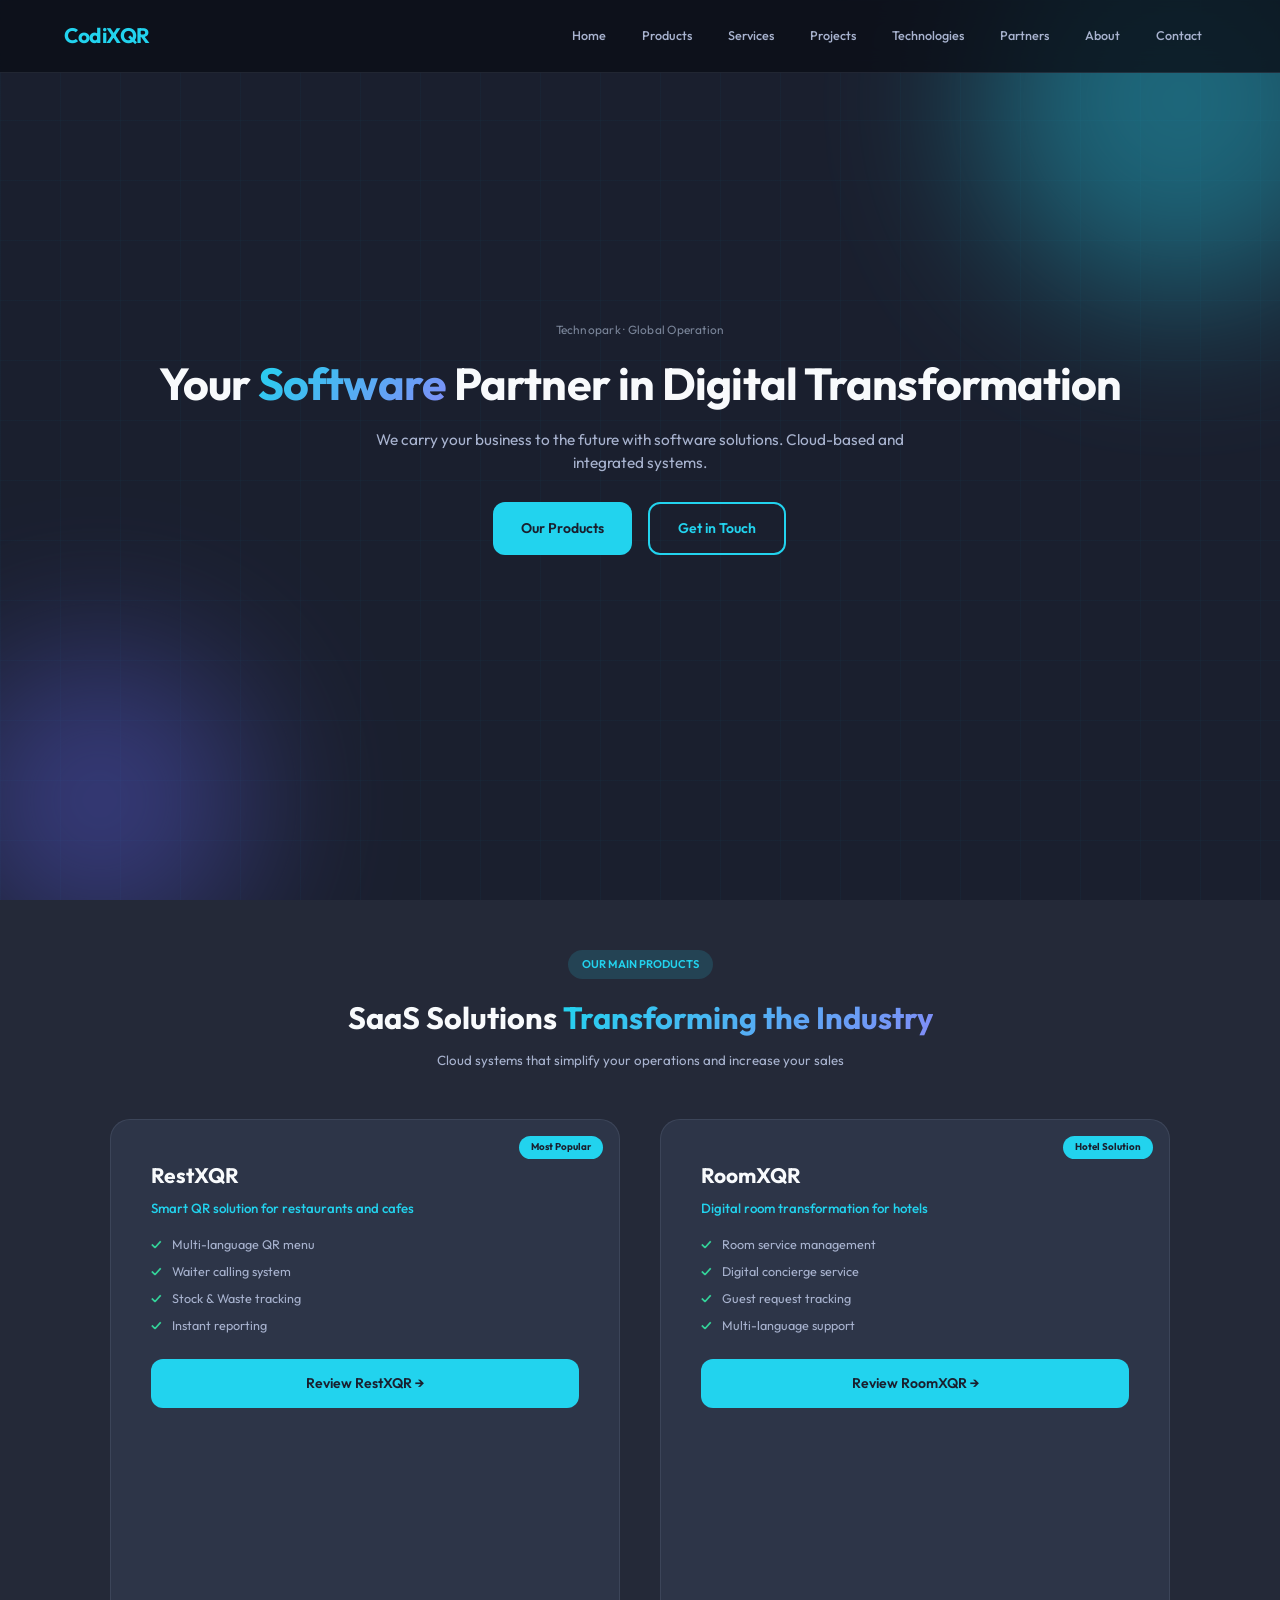
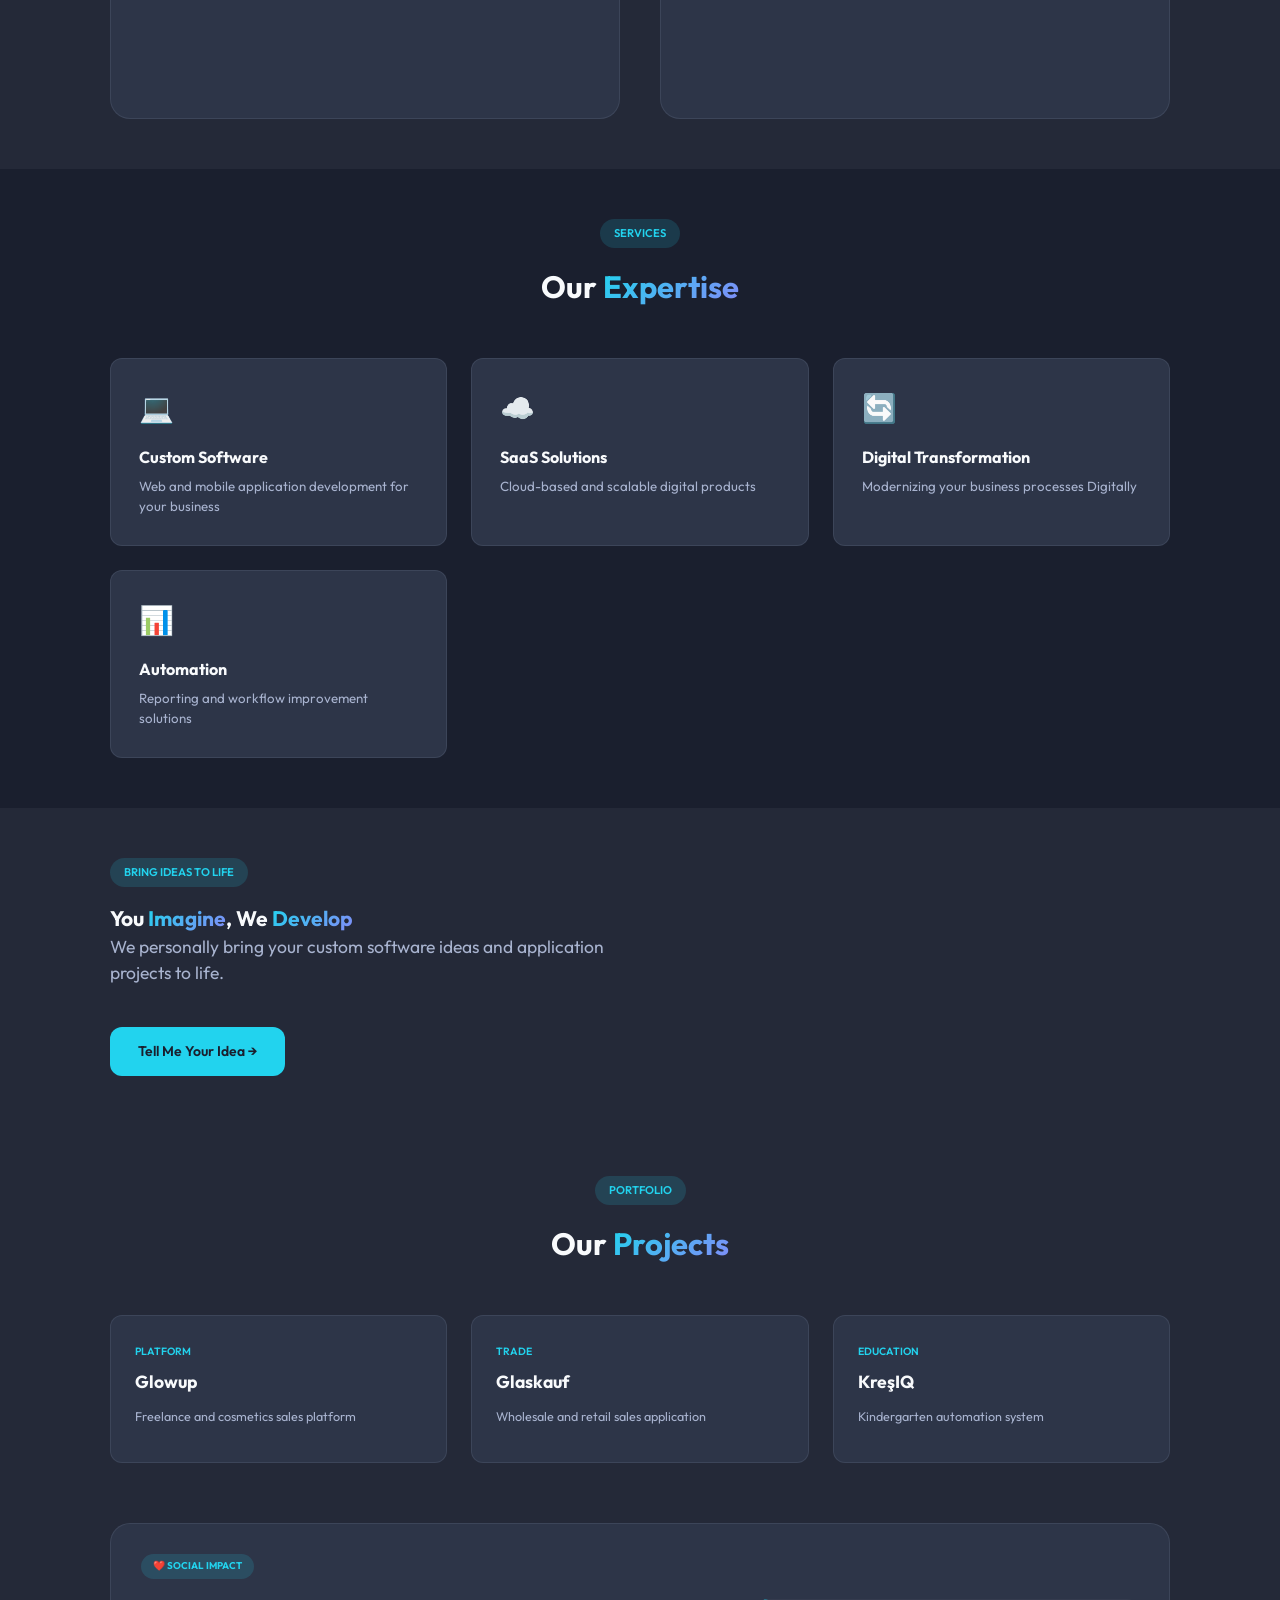
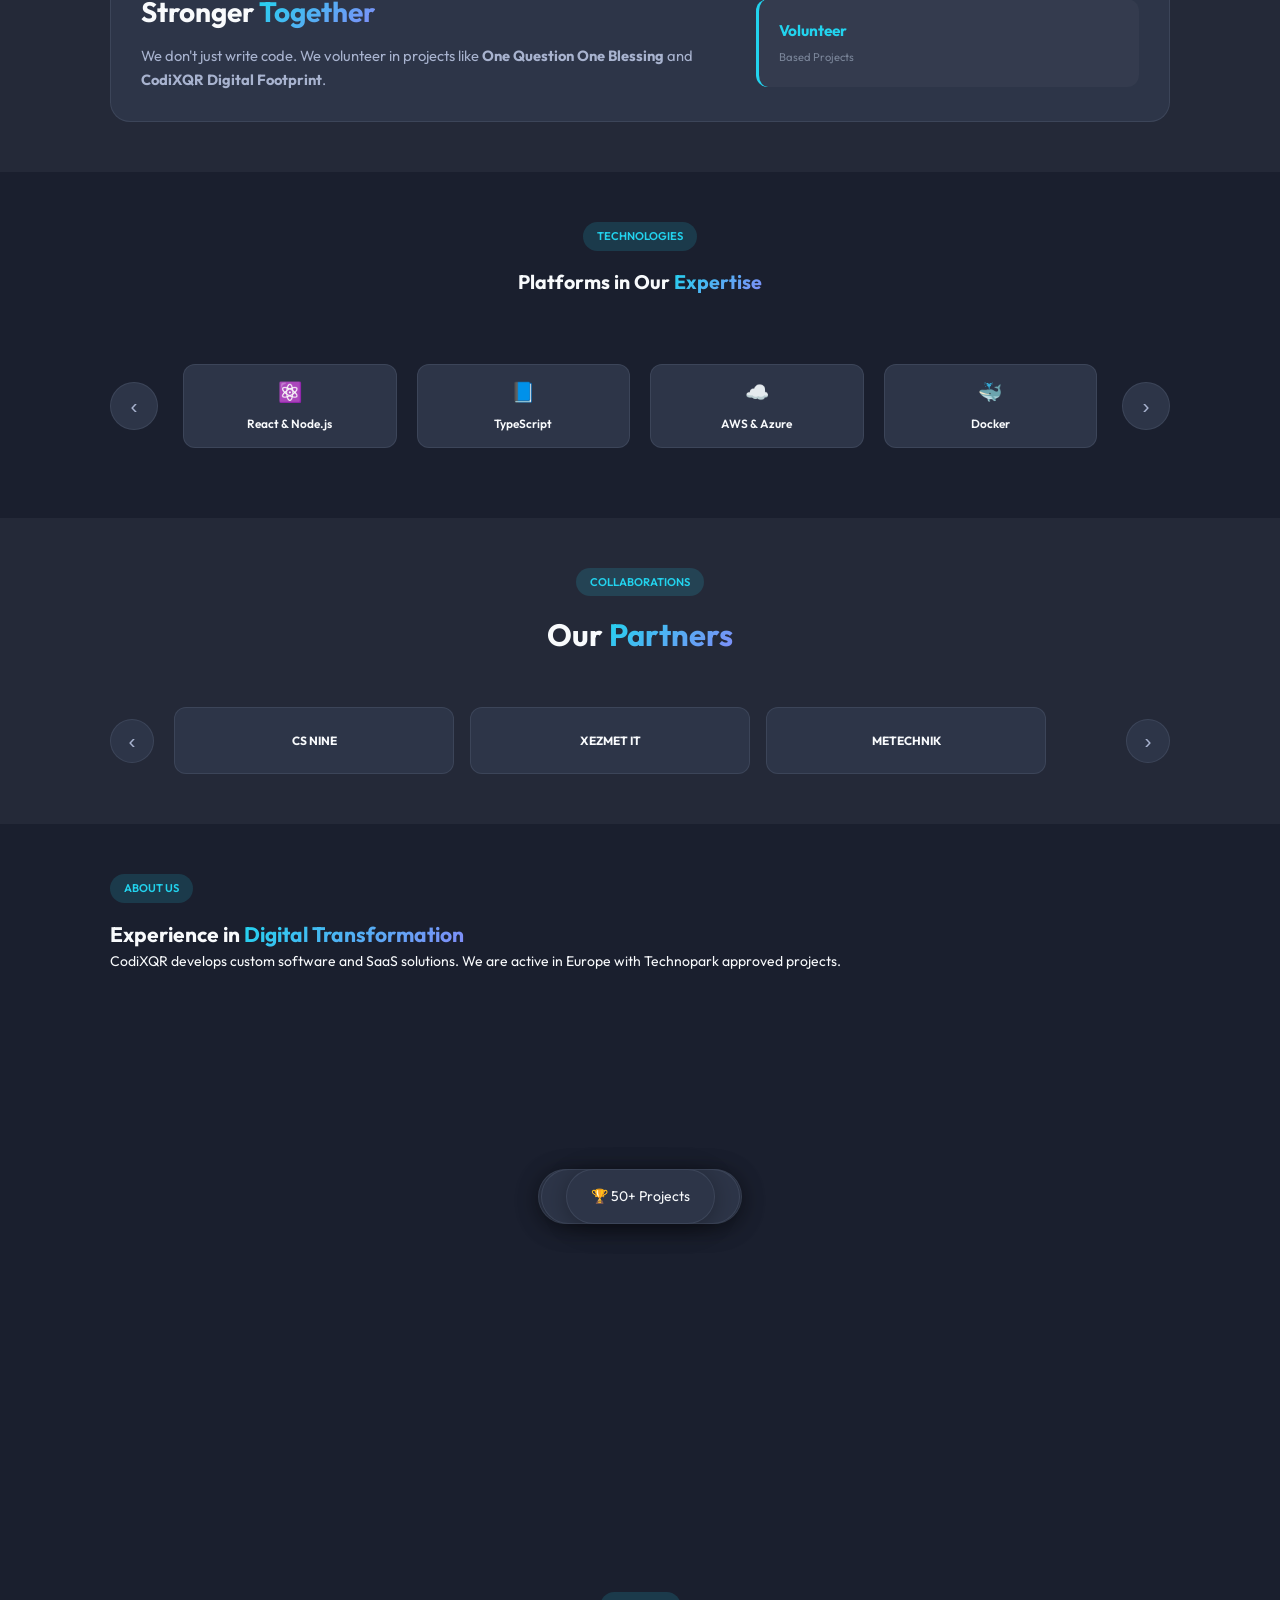
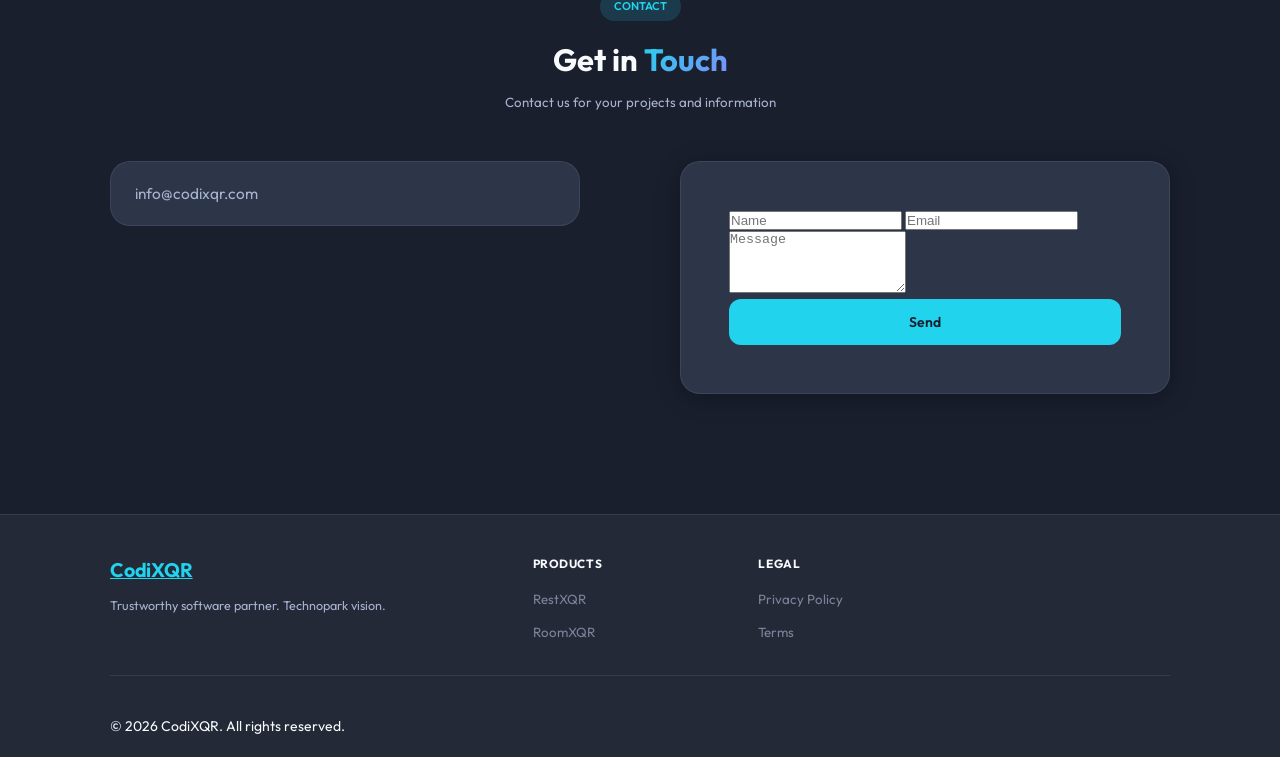
<file: en/index.html>
<!DOCTYPE html>
<html lang="en">

<head>
    <meta charset="UTF-8">
    <meta name="viewport" content="width=device-width, initial-scale=1.0">
    <meta name="description"
        content="CodiXQR - Your reliable software partner in digital transformation. RestXQR, RoomXQR and more.">
    <title>CodiXQR | Software and Digital Transformation Solutions</title>
    <link rel="icon" type="image/png" href="../favicon.png">
    <link rel="apple-touch-icon" href="../favicon.png">
    <link rel="stylesheet" href="../css/styles.css?v=1.3">
    <link rel="preconnect" href="https://fonts.googleapis.com">
    <link rel="preconnect" href="https://fonts.gstatic.com" crossorigin>
    <link
        href="https://fonts.googleapis.com/css2?family=Outfit:wght@300;400;500;600;700&family=JetBrains+Mono:wght@400;500&display=swap"
        rel="stylesheet">
</head>

<body>
    <!-- Navigation -->
    <nav class="navbar" id="navbar">
        <div class="nav-container">
            <a href="#" class="logo">
                <span class="logo-text-full">CodiXQR</span>
            </a>
            <button class="nav-toggle" aria-label="Open menu">
                <span></span><span></span><span></span>
            </button>
            <ul class="nav-menu">
                <li><a href="#hero">Home</a></li>
                <li><a href="#saas">Products</a></li>
                <li><a href="#services">Services</a></li>
                <li><a href="#projects">Projects</a></li>
                <li><a href="#tech">Technologies</a></li>
                <li><a href="#partners">Partners</a></li>
                <li><a href="#about">About</a></li>
                <li><a href="#contact">Contact</a></li>
            </ul>
        </div>
    </nav>

    <!-- Hero Section -->
    <header class="hero" id="hero">
        <div class="hero-bg">
            <div class="grid-pattern"></div>
            <div class="gradient-orb orb-1"></div>
            <div class="gradient-orb orb-2"></div>
        </div>
        <div class="hero-content">
            <p class="hero-badge-line">Technopark · Global Operation</p>
            <h1>Your <span class="highlight">Software</span> Partner in Digital Transformation</h1>
            <p class="hero-subtitle">We carry your business to the future with software solutions. Cloud-based and
                integrated systems.</p>
            <div class="hero-cta">
                <a href="#saas" class="btn btn-primary">Our Products</a>
                <a href="#contact" class="btn btn-outline">Get in Touch</a>
            </div>
        </div>
    </header>

    <!-- SaaS Products -->
    <section class="saas-section" id="saas">
        <div class="container">
            <div class="section-header">
                <span class="section-tag">Our Main Products</span>
                <h2>SaaS Solutions <span class="highlight">Transforming the Industry</span></h2>
                <p>Cloud systems that simplify your operations and increase your sales</p>
            </div>
            <div class="saas-grid">
                <article class="saas-card featured">
                    <div class="saas-card-badge">Most Popular</div>
                    <h3>RestXQR</h3>
                    <p class="saas-tagline">Smart QR solution for restaurants and cafes</p>
                    <ul class="saas-highlights">
                        <li><span class="highlight-icon">✓</span> Multi-language QR menu</li>
                        <li><span class="highlight-icon">✓</span> Waiter calling system</li>
                        <li><span class="highlight-icon">✓</span> Stock & Waste tracking</li>
                        <li><span class="highlight-icon">✓</span> Instant reporting</li>
                    </ul>
                    <a href="https://restxqr.com" target="_blank" rel="noopener"
                        class="btn btn-primary btn-block">Review
                        RestXQR →</a>
                </article>
                <article class="saas-card featured">
                    <div class="saas-card-badge">Hotel Solution</div>
                    <h3>RoomXQR</h3>
                    <p class="saas-tagline">Digital room transformation for hotels</p>
                    <ul class="saas-highlights">
                        <li><span class="highlight-icon">✓</span> Room service management</li>
                        <li><span class="highlight-icon">✓</span> Digital concierge service</li>
                        <li><span class="highlight-icon">✓</span> Guest request tracking</li>
                        <li><span class="highlight-icon">✓</span> Multi-language support</li>
                    </ul>
                    <a href="https://roomxqr.com" target="_blank" rel="noopener"
                        class="btn btn-primary btn-block">Review
                        RoomXQR →</a>
                </article>
            </div>
        </div>
    </section>

    <!-- Services -->
    <section class="services-section" id="services">
        <div class="container">
            <div class="section-header">
                <span class="section-tag">Services</span>
                <h2>Our <span class="highlight">Expertise</span></h2>
            </div>
            <div class="services-grid">
                <div class="service-card">
                    <div class="service-icon">💻</div>
                    <h3>Custom Software</h3>
                    <p>Web and mobile application development for your business</p>
                </div>
                <div class="service-card">
                    <div class="service-icon">☁️</div>
                    <h3>SaaS Solutions</h3>
                    <p>Cloud-based and scalable digital products</p>
                </div>
                <div class="service-card">
                    <div class="service-icon">🔄</div>
                    <h3>Digital Transformation</h3>
                    <p>Modernizing your business processes Digitally</p>
                </div>
                <div class="service-card">
                    <div class="service-icon">📊</div>
                    <h3>Automation</h3>
                    <p>Reporting and workflow improvement solutions</p>
                </div>
            </div>
        </div>
    </section>

    <!-- Custom Solutions & Partnership -->
    <section class="partnership-section" id="partnership">
        <div class="container">
            <div class="partnership-grid">
                <div class="partnership-content">
                    <span class="section-tag">Bring Ideas to Life</span>
                    <h2>You <span class="highlight">Imagine</span>, We <span class="highlight">Develop</span></h2>
                    <p class="lead">We personally bring your custom software ideas and application projects to life.</p>
                    <div class="partnership-cta">
                        <a href="#contact" class="btn btn-primary">Tell Me Your Idea →</a>
                    </div>
                </div>
            </div>
        </div>
    </section>

    <!-- All Projects -->
    <section class="projects-section" id="projects">
        <div class="container">
            <div class="section-header">
                <span class="section-tag">Portfolio</span>
                <h2>Our <span class="highlight">Projects</span></h2>
            </div>
            <div class="projects-grid">
                <div class="project-card">
                    <span class="project-category">Platform</span>
                    <h3>Glowup</h3>
                    <p>Freelance and cosmetics sales platform</p>
                </div>
                <div class="project-card">
                    <span class="project-category">Trade</span>
                    <h3>Glaskauf</h3>
                    <p>Wholesale and retail sales application</p>
                </div>
                <div class="project-card">
                    <span class="project-category">Education</span>
                    <h3>KreşIQ</h3>
                    <p>Kindergarten automation system</p>
                </div>
            </div>

            <!-- Social Impact Card -->
            <div class="impact-section-wrapper">
                <div class="impact-card">
                    <div class="impact-badge">❤️ Social Impact</div>
                    <div class="impact-grid-mini">
                        <div class="impact-main">
                            <h3>Stronger <span class="highlight">Together</span></h3>
                            <p>We don't just write code. We volunteer in projects like <strong>One Question One
                                    Blessing</strong> and <strong>CodiXQR Digital Footprint</strong>.</p>
                        </div>
                        <div class="impact-stats-mini">
                            <div class="i-stat">
                                <strong>Volunteer</strong>
                                <span>Based Projects</span>
                            </div>
                        </div>
                    </div>
                </div>
            </div>
        </div>
    </section>

    <!-- Technologies -->
    <section class="tech-section" id="tech">
        <div class="container">
            <div class="section-header">
                <span class="section-tag">Technologies</span>
                <h2>Platforms in Our <span class="highlight">Expertise</span></h2>
            </div>
            <div class="tech-slider-wrapper">
                <button class="tech-arrow tech-prev" aria-label="Prev">&#8249;</button>
                <div class="tech-track">
                    <div class="tech-card">
                        <span class="tech-icon">⚛️</span>
                        <h4>React & Node.js</h4>
                    </div>
                    <div class="tech-card">
                        <span class="tech-icon">📘</span>
                        <h4>TypeScript</h4>
                    </div>
                    <div class="tech-card">
                        <span class="tech-icon">☁️</span>
                        <h4>AWS & Azure</h4>
                    </div>
                    <div class="tech-card">
                        <span class="tech-icon">🐳</span>
                        <h4>Docker</h4>
                    </div>
                    <div class="tech-card">
                        <span class="tech-icon">🗄️</span>
                        <h4>PostgreSQL</h4>
                    </div>
                    <div class="tech-card">
                        <span class="tech-icon">🎨</span>
                        <h4>Figma</h4>
                    </div>
                </div>
                <button class="tech-arrow tech-next" aria-label="Next">&#8250;</button>
            </div>
        </div>
    </section>

    <!-- Partners -->
    <section class="partners-section" id="partners">
        <div class="container">
            <div class="section-header">
                <span class="section-tag">Collaborations</span>
                <h2>Our <span class="highlight">Partners</span></h2>
            </div>
            <div class="partners-slider-wrapper">
                <button class="partner-arrow partner-prev" aria-label="Prev">&#8249;</button>
                <div class="partners-slider">
                    <a href="https://cs9.at/" target="_blank" class="partner-box">CS NINE</a>
                    <a href="https://xezmet.at/" target="_blank" class="partner-box">XEZMET IT</a>
                    <a href="http://metechnik.at/" target="_blank" class="partner-box">METECHNIK</a>
                </div>
                <button class="partner-arrow partner-next" aria-label="Next">&#8250;</button>
            </div>
        </div>
    </section>

    <!-- About -->
    <section class="about-section" id="about">
        <div class="container">
            <div class="about-grid">
                <div class="about-content">
                    <span class="section-tag">About Us</span>
                    <h2>Experience in <span class="highlight">Digital Transformation</span></h2>
                    <p>CodiXQR develops custom software and SaaS solutions. We are active in Europe with Technopark
                        approved projects.</p>
                </div>
                <div class="about-visual">
                    <div class="floating-badges-container">
                        <div class="badge-item">🚀 Technopark Certified</div>
                        <div class="badge-item">🌍 European Operation</div>
                        <div class="badge-item">🏆 50+ Projects</div>
                    </div>
                </div>
            </div>
        </div>
    </section>

    <!-- Contact -->
    <section class="contact-section" id="contact">
        <div class="container">
            <div class="section-header">
                <span class="section-tag">Contact</span>
                <h2>Get in <span class="highlight">Touch</span></h2>
                <p>Contact us for your projects and information</p>
            </div>
            <div class="contact-grid">
                <div class="contact-info">
                    <a href="mailto:info@codixqr.com" class="contact-item">info@codixqr.com</a>
                </div>
                <div class="contact-form-wrapper">
                    <form id="contactForm">
                        <input type="text" placeholder="Name" required>
                        <input type="email" placeholder="Email" required>
                        <textarea placeholder="Message" rows="4" required></textarea>
                        <button type="submit" class="btn btn-primary btn-block">Send</button>
                    </form>
                </div>
            </div>
        </div>
    </section>

    <footer class="footer">
        <div class="container">
            <div class="footer-top">
                <div class="footer-brand-column">
                    <a href="#" class="footer-logo">CodiXQR</a>
                    <p class="footer-tagline">Trustworthy software partner. Technopark vision.</p>
                </div>
                <div class="footer-nav-columns">
                    <div class="footer-links-group">
                        <h5>Products</h5>
                        <ul>
                            <li><a href="https://restxqr.com" target="_blank">RestXQR</a></li>
                            <li><a href="https://roomxqr.com" target="_blank">RoomXQR</a></li>
                        </ul>
                    </div>
                    <div class="footer-links-group">
                        <h5>Legal</h5>
                        <ul>
                            <li><a href="../gizlilik.html">Privacy Policy</a></li>
                            <li><a href="../kullanim-kosullari.html">Terms</a></li>
                        </ul>
                    </div>
                </div>
            </div>
            <div class="footer-bottom">
                <p>© 2026 CodiXQR. All rights reserved.</p>
            </div>
        </div>
    </footer>

    <script src="../js/main.js?v=1.1"></script>
</body>

</html>
</file>
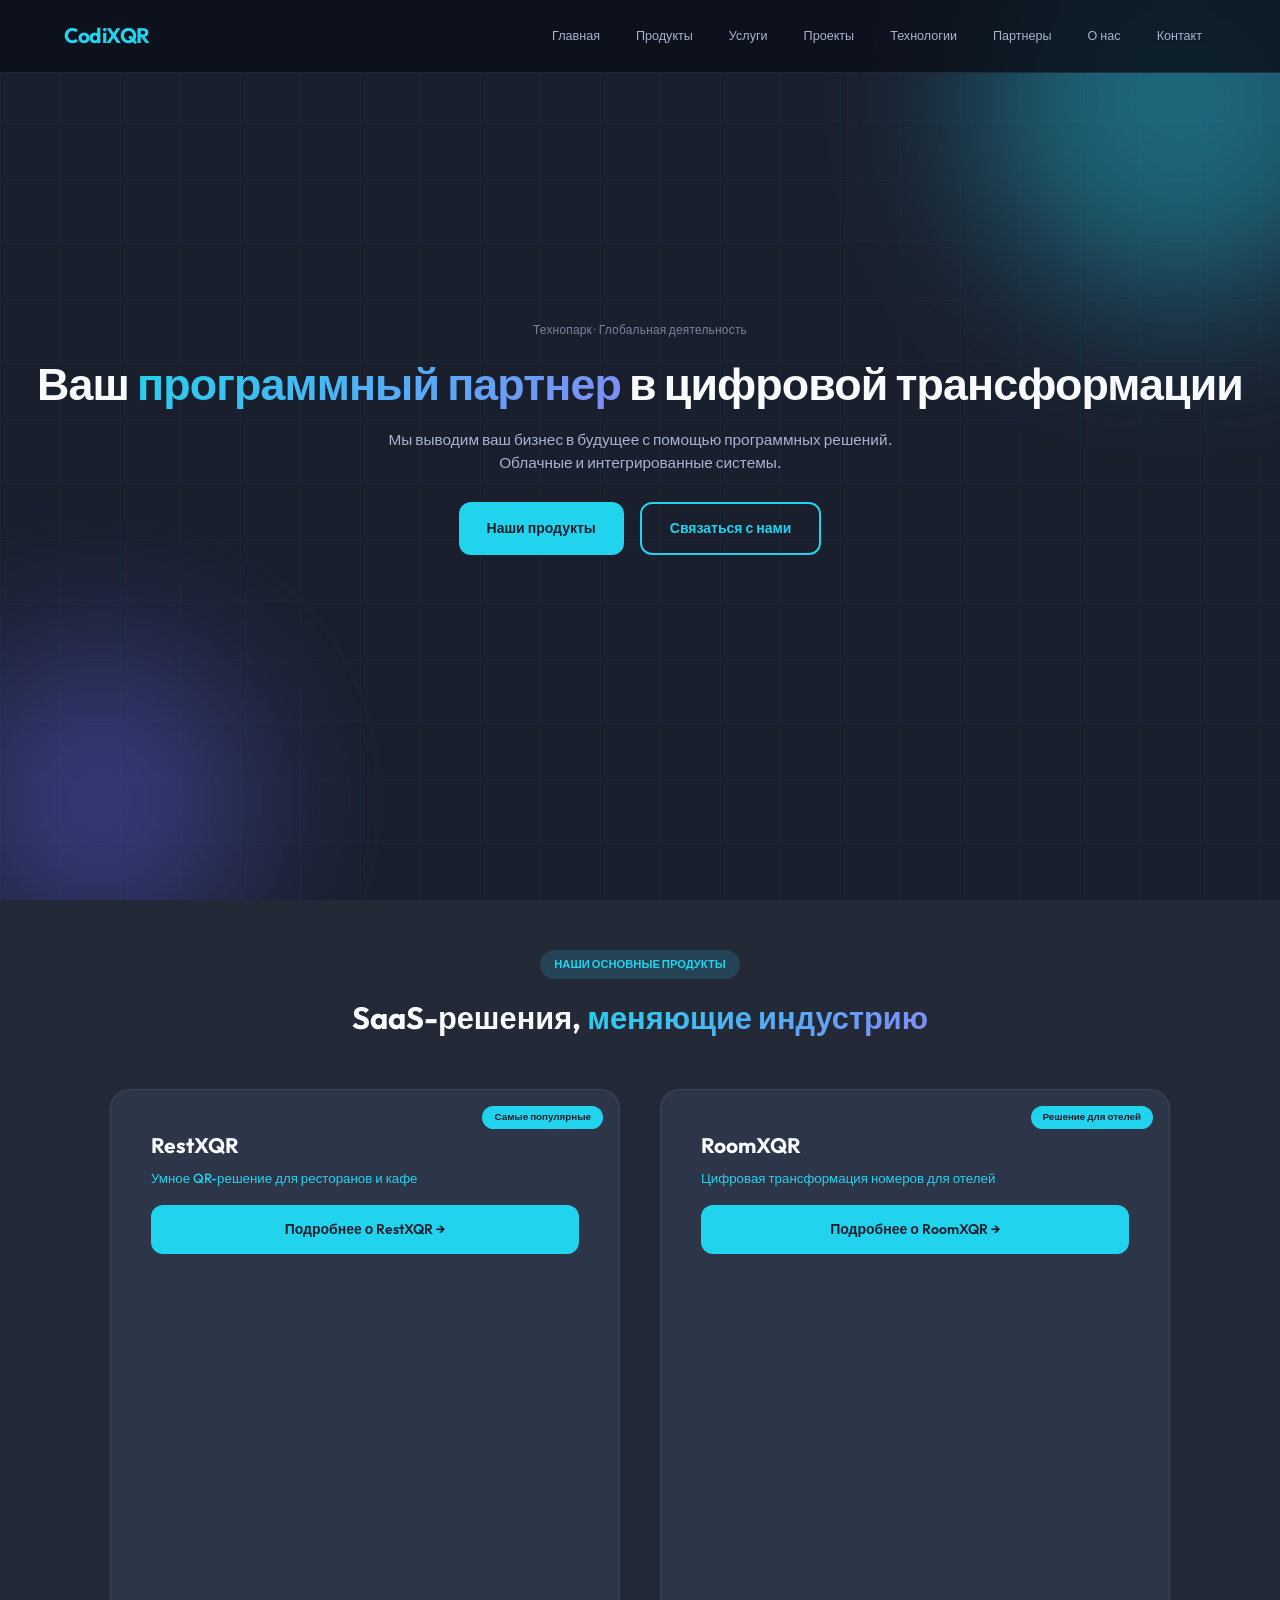
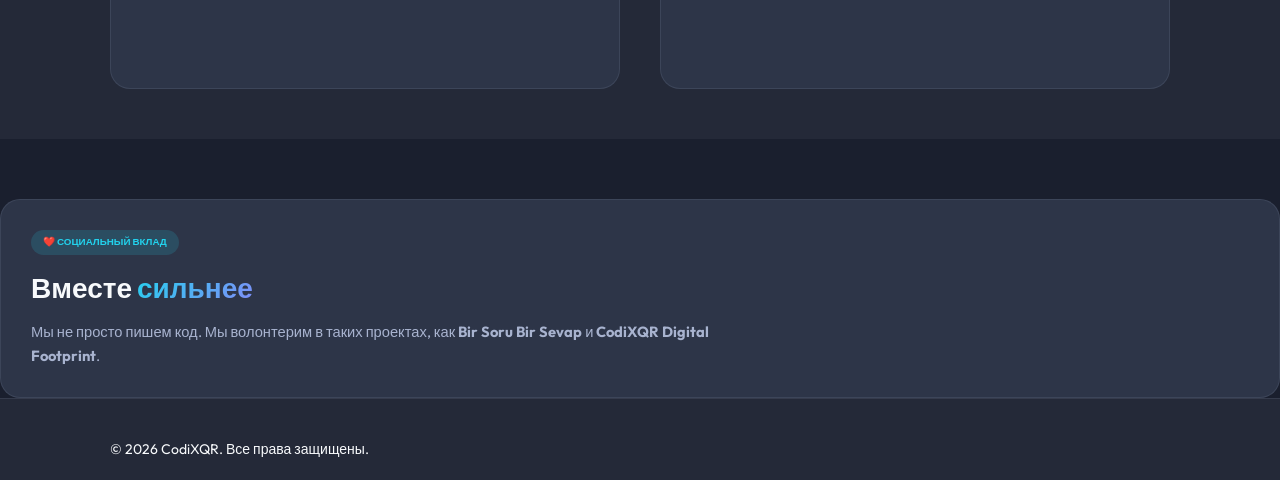
<file: ru/index.html>
<!DOCTYPE html>
<html lang="ru">

<head>
    <meta charset="UTF-8">
    <meta name="viewport" content="width=device-width, initial-scale=1.0">
    <meta name="description"
        content="CodiXQR - Ваш надежный программный партнер в цифровой трансформации. RestXQR, RoomXQR и многое другое.">
    <title>CodiXQR | Решения для программного обеспечения и цифровой трансформации</title>
    <link rel="icon" type="image/png" href="../favicon.png">
    <link rel="apple-touch-icon" href="../favicon.png">
    <link rel="stylesheet" href="../css/styles.css?v=1.3">
    <link rel="preconnect" href="https://fonts.googleapis.com">
    <link rel="preconnect" href="https://fonts.gstatic.com" crossorigin>
    <link
        href="https://fonts.googleapis.com/css2?family=Outfit:wght@300;400;500;600;700&family=JetBrains+Mono:wght@400;500&display=swap"
        rel="stylesheet">
</head>

<body>
    <!-- Navigation -->
    <nav class="navbar" id="navbar">
        <div class="nav-container">
            <a href="#" class="logo">
                <span class="logo-text-full">CodiXQR</span>
            </a>
            <button class="nav-toggle" aria-label="Открыть меню">
                <span></span><span></span><span></span>
            </button>
            <ul class="nav-menu">
                <li><a href="#hero">Главная</a></li>
                <li><a href="#saas">Продукты</a></li>
                <li><a href="#services">Услуги</a></li>
                <li><a href="#projects">Проекты</a></li>
                <li><a href="#tech">Технологии</a></li>
                <li><a href="#partners">Партнеры</a></li>
                <li><a href="#about">О нас</a></li>
                <li><a href="#contact">Контакт</a></li>
            </ul>
        </div>
    </nav>

    <!-- Hero Section -->
    <header class="hero" id="hero">
        <div class="hero-bg">
            <div class="grid-pattern"></div>
            <div class="gradient-orb orb-1"></div>
            <div class="gradient-orb orb-2"></div>
        </div>
        <div class="hero-content">
            <p class="hero-badge-line">Технопарк · Глобальная деятельность</p>
            <h1>Ваш <span class="highlight">программный партнер</span> в цифровой трансформации</h1>
            <p class="hero-subtitle">Мы выводим ваш бизнес в будущее с помощью программных решений. Облачные и
                интегрированные системы.</p>
            <div class="hero-cta">
                <a href="#saas" class="btn btn-primary">Наши продукты</a>
                <a href="#contact" class="btn btn-outline">Связаться с нами</a>
            </div>
        </div>
    </header>

    <!-- SaaS Products -->
    <section class="saas-section" id="saas">
        <div class="container">
            <div class="section-header">
                <span class="section-tag">Наши основные продукты</span>
                <h2>SaaS-решения, <span class="highlight">меняющие индустрию</span></h2>
            </div>
            <div class="saas-grid">
                <article class="saas-card featured">
                    <div class="saas-card-badge">Самые популярные</div>
                    <h3>RestXQR</h3>
                    <p class="saas-tagline">Умное QR-решение для ресторанов и кафе</p>
                    <a href="https://restxqr.com" target="_blank" rel="noopener"
                        class="btn btn-primary btn-block">Подробнее о RestXQR →</a>
                </article>
                <article class="saas-card featured">
                    <div class="saas-card-badge">Решение для отелей</div>
                    <h3>RoomXQR</h3>
                    <p class="saas-tagline">Цифровая трансформация номеров для отелей</p>
                    <a href="https://roomxqr.com" target="_blank" rel="noopener"
                        class="btn btn-primary btn-block">Подробнее о RoomXQR →</a>
                </article>
            </div>
        </div>
    </section>

    <!-- Social Impact Card -->
    <div class="impact-section-wrapper">
        <div class="impact-card">
            <div class="impact-badge">❤️ Социальный вклад</div>
            <div class="impact-grid-mini">
                <div class="impact-main">
                    <h3>Вместе <span class="highlight">сильнее</span></h3>
                    <p>Мы не просто пишем код. Мы волонтерим в таких проектах, как <strong>Bir Soru Bir Sevap</strong> и
                        <strong>CodiXQR Digital Footprint</strong>.
                    </p>
                </div>
            </div>
        </div>
    </div>

    <footer class="footer">
        <div class="container">
            <p>© 2026 CodiXQR. Все права защищены.</p>
        </div>
    </footer>

    <script src="../js/main.js?v=1.1"></script>
</body>

</html>
</file>
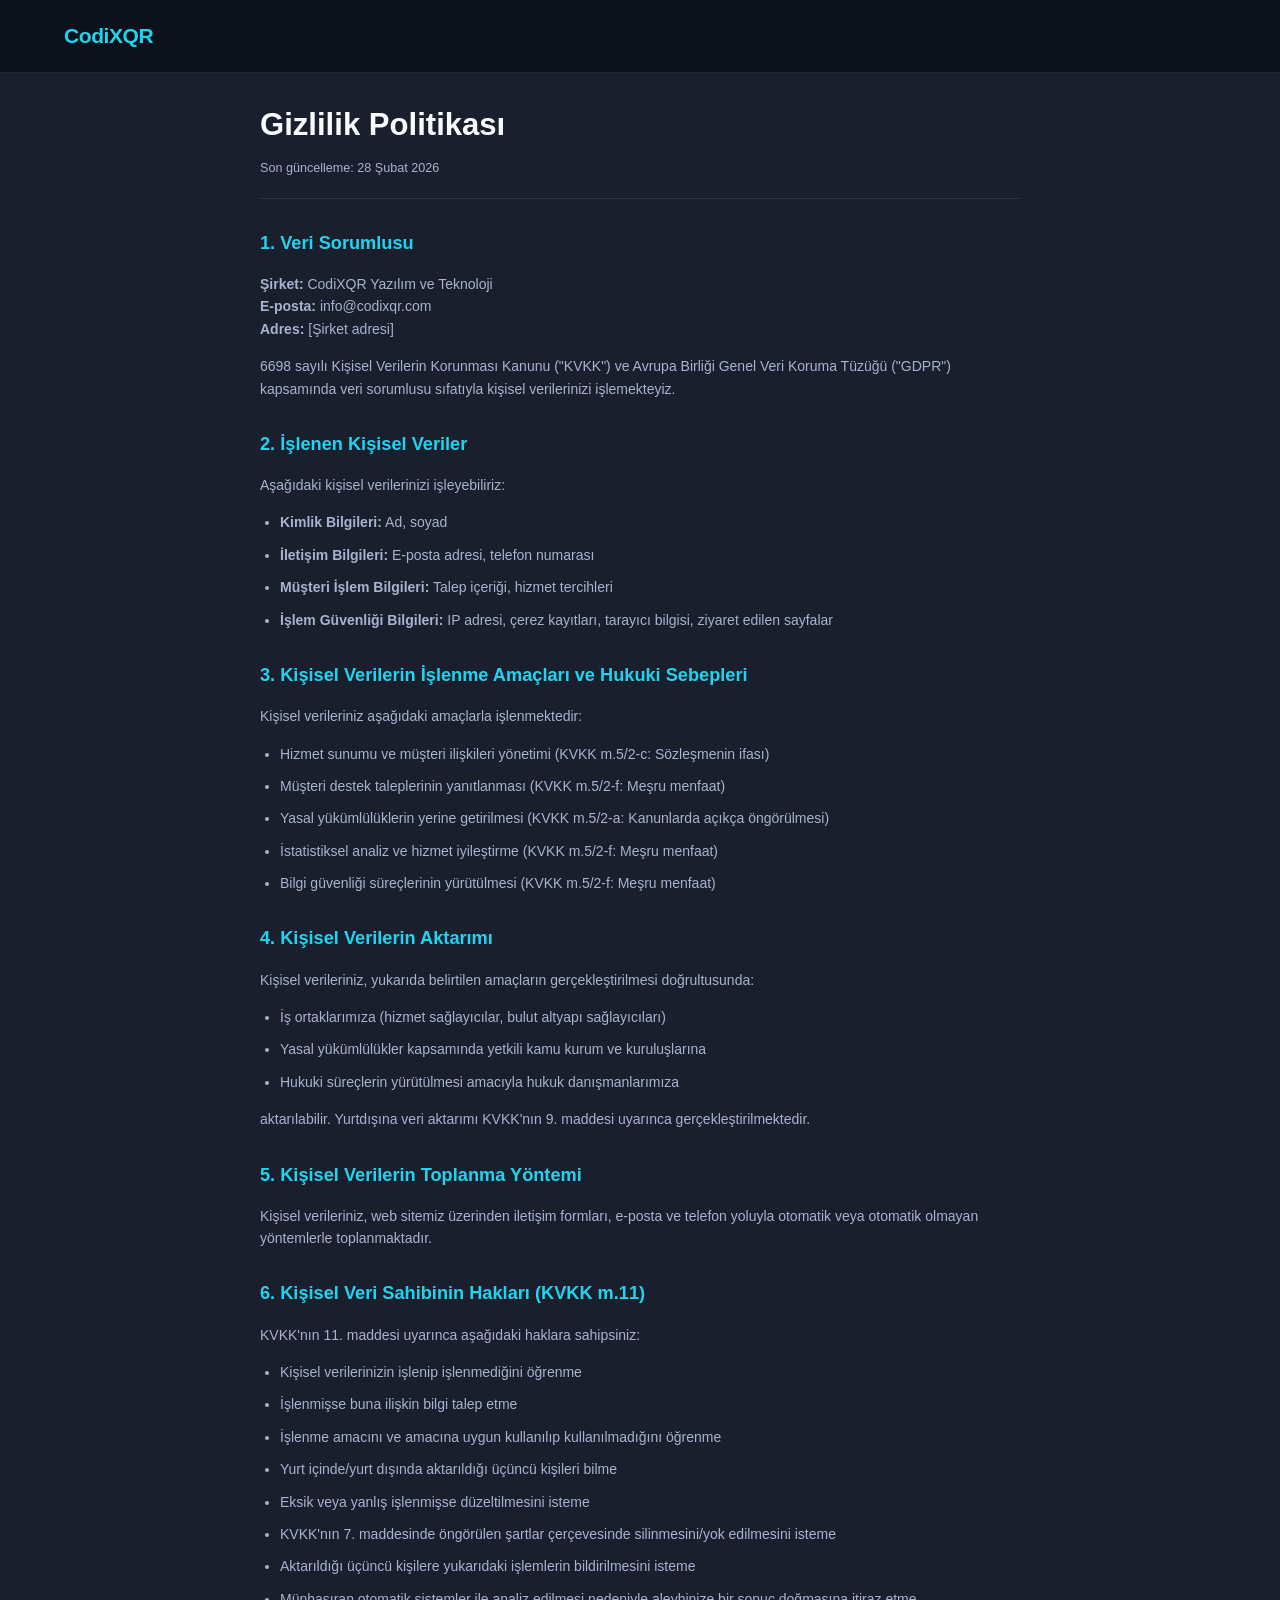
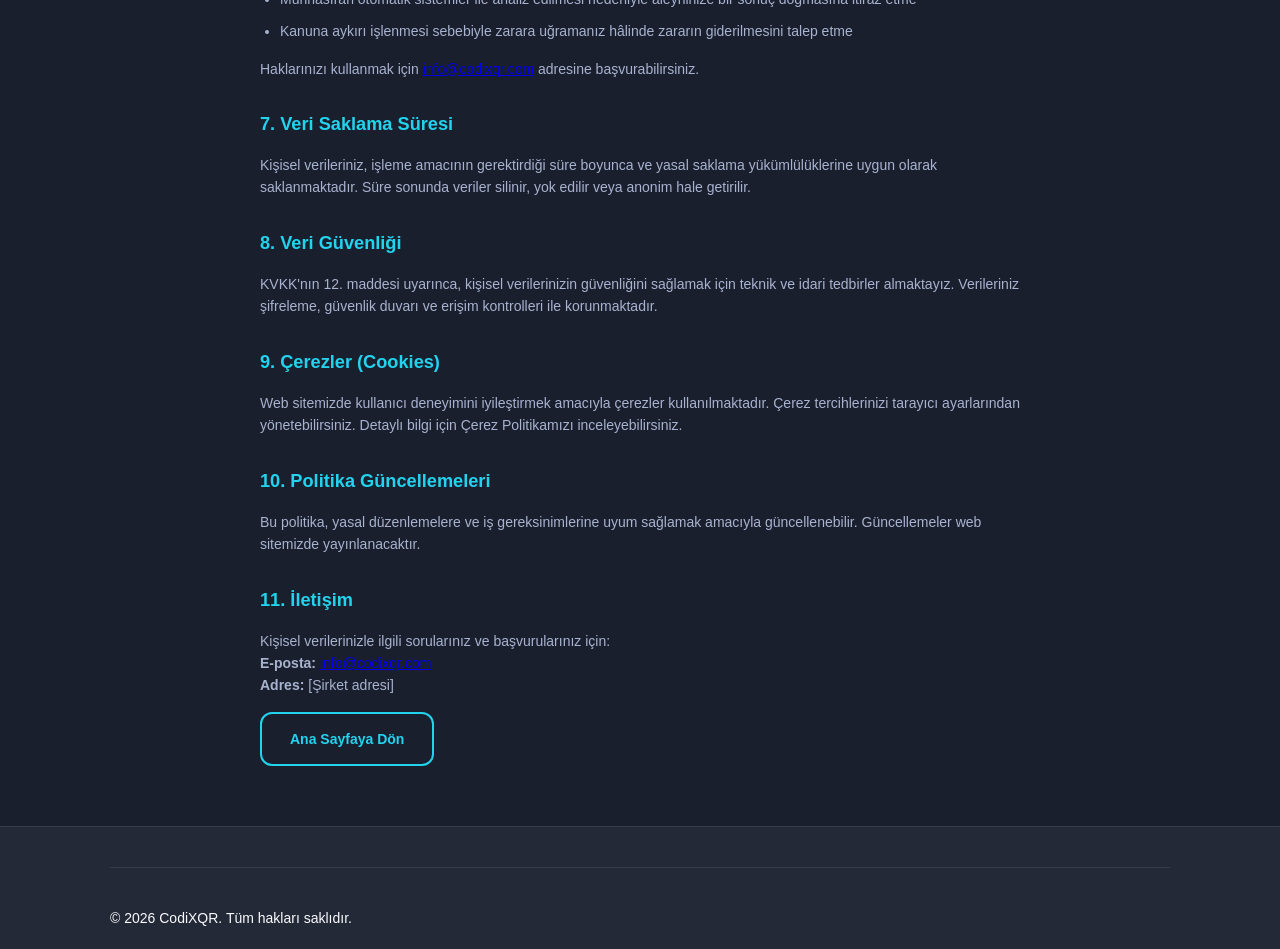
<file: gizlilik.html>
<!DOCTYPE html>
<html lang="tr">

<head>
    <meta charset="UTF-8">
    <meta name="viewport" content="width=device-width, initial-scale=1.0">
    <title>Gizlilik Politikası | CodiXQR</title>
    <link rel="icon" type="image/png" href="favicon.png">
    <link rel="stylesheet" href="css/styles.css">
</head>

<body>
    <nav class="navbar">
        <div class="nav-container">
            <a href="index.html" class="logo">
                <span class="logo-text-full">CodiXQR</span>
            </a>
        </div>
    </nav>

    <section class="legal-page">
        <div class="container">
            <h1>Gizlilik Politikası</h1>
            <p class="legal-date">Son güncelleme: 28 Şubat 2026</p>

            <h2>1. Veri Sorumlusu</h2>
            <p><strong>Şirket:</strong> CodiXQR Yazılım ve Teknoloji<br>
                <strong>E-posta:</strong> info@codixqr.com<br>
                <strong>Adres:</strong> [Şirket adresi]
            </p>
            <p>6698 sayılı Kişisel Verilerin Korunması Kanunu ("KVKK") ve Avrupa Birliği Genel Veri Koruma Tüzüğü
                ("GDPR") kapsamında veri sorumlusu sıfatıyla kişisel verilerinizi işlemekteyiz.</p>

            <h2>2. İşlenen Kişisel Veriler</h2>
            <p>Aşağıdaki kişisel verilerinizi işleyebiliriz:</p>
            <ul>
                <li><strong>Kimlik Bilgileri:</strong> Ad, soyad</li>
                <li><strong>İletişim Bilgileri:</strong> E-posta adresi, telefon numarası</li>
                <li><strong>Müşteri İşlem Bilgileri:</strong> Talep içeriği, hizmet tercihleri</li>
                <li><strong>İşlem Güvenliği Bilgileri:</strong> IP adresi, çerez kayıtları, tarayıcı bilgisi, ziyaret
                    edilen sayfalar</li>
            </ul>

            <h2>3. Kişisel Verilerin İşlenme Amaçları ve Hukuki Sebepleri</h2>
            <p>Kişisel verileriniz aşağıdaki amaçlarla işlenmektedir:</p>
            <ul>
                <li>Hizmet sunumu ve müşteri ilişkileri yönetimi (KVKK m.5/2-c: Sözleşmenin ifası)</li>
                <li>Müşteri destek taleplerinin yanıtlanması (KVKK m.5/2-f: Meşru menfaat)</li>
                <li>Yasal yükümlülüklerin yerine getirilmesi (KVKK m.5/2-a: Kanunlarda açıkça öngörülmesi)</li>
                <li>İstatistiksel analiz ve hizmet iyileştirme (KVKK m.5/2-f: Meşru menfaat)</li>
                <li>Bilgi güvenliği süreçlerinin yürütülmesi (KVKK m.5/2-f: Meşru menfaat)</li>
            </ul>

            <h2>4. Kişisel Verilerin Aktarımı</h2>
            <p>Kişisel verileriniz, yukarıda belirtilen amaçların gerçekleştirilmesi doğrultusunda:</p>
            <ul>
                <li>İş ortaklarımıza (hizmet sağlayıcılar, bulut altyapı sağlayıcıları)</li>
                <li>Yasal yükümlülükler kapsamında yetkili kamu kurum ve kuruluşlarına</li>
                <li>Hukuki süreçlerin yürütülmesi amacıyla hukuk danışmanlarımıza</li>
            </ul>
            <p>aktarılabilir. Yurtdışına veri aktarımı KVKK'nın 9. maddesi uyarınca gerçekleştirilmektedir.</p>

            <h2>5. Kişisel Verilerin Toplanma Yöntemi</h2>
            <p>Kişisel verileriniz, web sitemiz üzerinden iletişim formları, e-posta ve telefon yoluyla otomatik veya
                otomatik olmayan yöntemlerle toplanmaktadır.</p>

            <h2>6. Kişisel Veri Sahibinin Hakları (KVKK m.11)</h2>
            <p>KVKK'nın 11. maddesi uyarınca aşağıdaki haklara sahipsiniz:</p>
            <ul>
                <li>Kişisel verilerinizin işlenip işlenmediğini öğrenme</li>
                <li>İşlenmişse buna ilişkin bilgi talep etme</li>
                <li>İşlenme amacını ve amacına uygun kullanılıp kullanılmadığını öğrenme</li>
                <li>Yurt içinde/yurt dışında aktarıldığı üçüncü kişileri bilme</li>
                <li>Eksik veya yanlış işlenmişse düzeltilmesini isteme</li>
                <li>KVKK'nın 7. maddesinde öngörülen şartlar çerçevesinde silinmesini/yok edilmesini isteme</li>
                <li>Aktarıldığı üçüncü kişilere yukarıdaki işlemlerin bildirilmesini isteme</li>
                <li>Münhasıran otomatik sistemler ile analiz edilmesi nedeniyle aleyhinize bir sonuç doğmasına itiraz
                    etme</li>
                <li>Kanuna aykırı işlenmesi sebebiyle zarara uğramanız hâlinde zararın giderilmesini talep etme</li>
            </ul>
            <p>Haklarınızı kullanmak için <a href="mailto:info@codixqr.com">info@codixqr.com</a> adresine
                başvurabilirsiniz.</p>

            <h2>7. Veri Saklama Süresi</h2>
            <p>Kişisel verileriniz, işleme amacının gerektirdiği süre boyunca ve yasal saklama yükümlülüklerine uygun
                olarak saklanmaktadır. Süre sonunda veriler silinir, yok edilir veya anonim hale getirilir.</p>

            <h2>8. Veri Güvenliği</h2>
            <p>KVKK'nın 12. maddesi uyarınca, kişisel verilerinizin güvenliğini sağlamak için teknik ve idari tedbirler
                almaktayız. Verileriniz şifreleme, güvenlik duvarı ve erişim kontrolleri ile korunmaktadır.</p>

            <h2>9. Çerezler (Cookies)</h2>
            <p>Web sitemizde kullanıcı deneyimini iyileştirmek amacıyla çerezler kullanılmaktadır. Çerez tercihlerinizi
                tarayıcı ayarlarından yönetebilirsiniz. Detaylı bilgi için Çerez Politikamızı inceleyebilirsiniz.</p>

            <h2>10. Politika Güncellemeleri</h2>
            <p>Bu politika, yasal düzenlemelere ve iş gereksinimlerine uyum sağlamak amacıyla güncellenebilir.
                Güncellemeler web sitemizde yayınlanacaktır.</p>

            <h2>11. İletişim</h2>
            <p>Kişisel verilerinizle ilgili sorularınız ve başvurularınız için:<br>
                <strong>E-posta:</strong> <a href="mailto:info@codixqr.com">info@codixqr.com</a><br>
                <strong>Adres:</strong> [Şirket adresi]
            </p>

            <a href="index.html" class="btn btn-outline">Ana Sayfaya Dön</a>
        </div>
    </section>

    <footer class="footer">
        <div class="container">
            <div class="footer-bottom">
                <p>© 2026 CodiXQR. Tüm hakları saklıdır.</p>
            </div>
        </div>
    </footer>
</body>

</html>
</file>
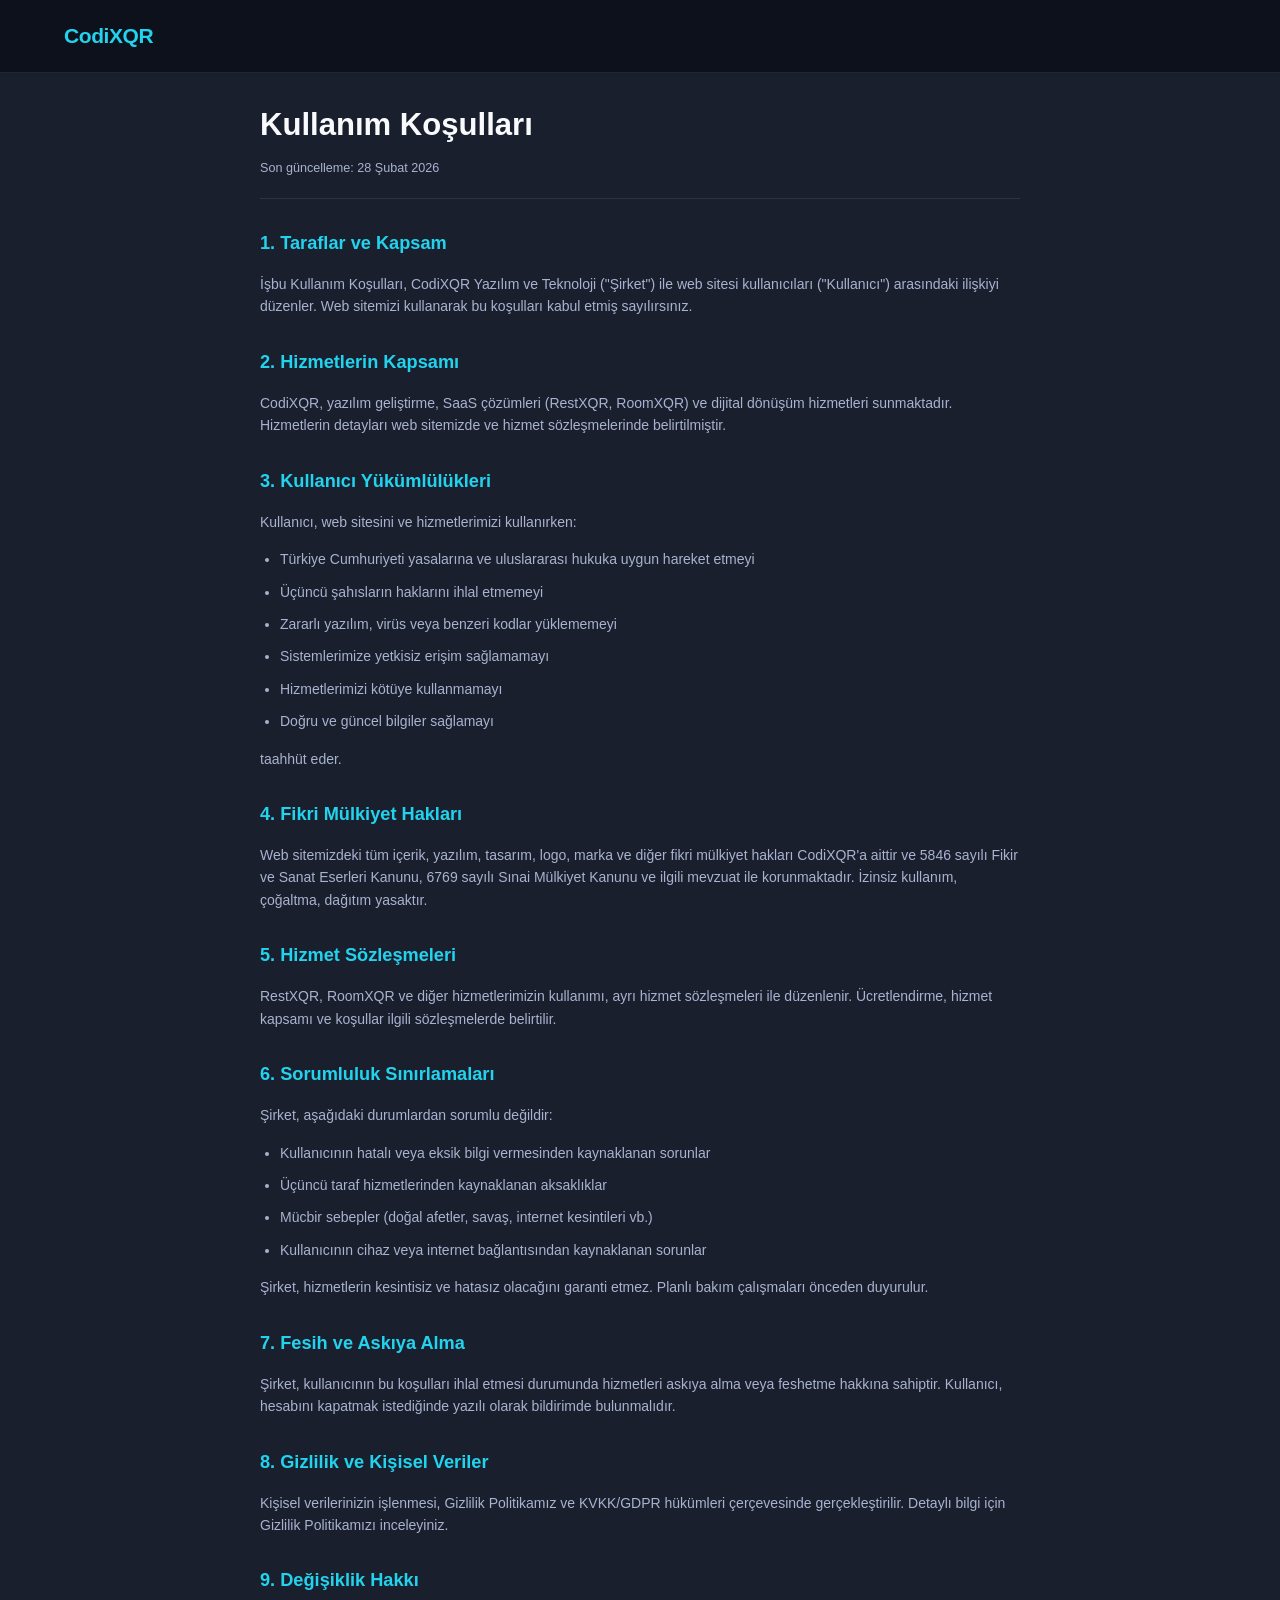
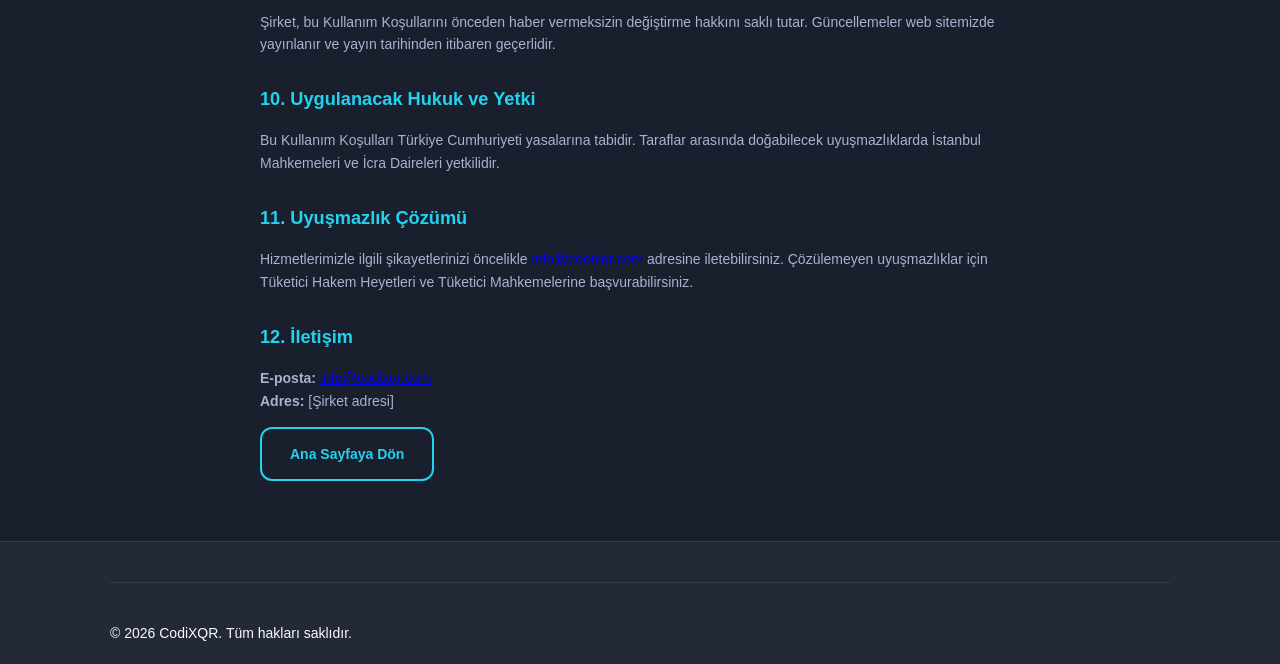
<file: kullanim-kosullari.html>
<!DOCTYPE html>
<html lang="tr">

<head>
    <meta charset="UTF-8">
    <meta name="viewport" content="width=device-width, initial-scale=1.0">
    <title>Kullanım Koşulları | CodiXQR</title>
    <link rel="icon" type="image/png" href="favicon.png">
    <link rel="stylesheet" href="css/styles.css">
</head>

<body>
    <nav class="navbar">
        <div class="nav-container">
            <a href="index.html" class="logo">
                <span class="logo-text-full">CodiXQR</span>
            </a>
        </div>
    </nav>

    <section class="legal-page">
        <div class="container">
            <h1>Kullanım Koşulları</h1>
            <p class="legal-date">Son güncelleme: 28 Şubat 2026</p>

            <h2>1. Taraflar ve Kapsam</h2>
            <p>İşbu Kullanım Koşulları, CodiXQR Yazılım ve Teknoloji ("Şirket") ile web sitesi kullanıcıları
                ("Kullanıcı") arasındaki ilişkiyi düzenler. Web sitemizi kullanarak bu koşulları kabul etmiş
                sayılırsınız.</p>

            <h2>2. Hizmetlerin Kapsamı</h2>
            <p>CodiXQR, yazılım geliştirme, SaaS çözümleri (RestXQR, RoomXQR) ve dijital dönüşüm hizmetleri sunmaktadır.
                Hizmetlerin detayları web sitemizde ve hizmet sözleşmelerinde belirtilmiştir.</p>

            <h2>3. Kullanıcı Yükümlülükleri</h2>
            <p>Kullanıcı, web sitesini ve hizmetlerimizi kullanırken:</p>
            <ul>
                <li>Türkiye Cumhuriyeti yasalarına ve uluslararası hukuka uygun hareket etmeyi</li>
                <li>Üçüncü şahısların haklarını ihlal etmemeyi</li>
                <li>Zararlı yazılım, virüs veya benzeri kodlar yüklememeyi</li>
                <li>Sistemlerimize yetkisiz erişim sağlamamayı</li>
                <li>Hizmetlerimizi kötüye kullanmamayı</li>
                <li>Doğru ve güncel bilgiler sağlamayı</li>
            </ul>
            <p>taahhüt eder.</p>

            <h2>4. Fikri Mülkiyet Hakları</h2>
            <p>Web sitemizdeki tüm içerik, yazılım, tasarım, logo, marka ve diğer fikri mülkiyet hakları CodiXQR'a
                aittir ve 5846 sayılı Fikir ve Sanat Eserleri Kanunu, 6769 sayılı Sınai Mülkiyet Kanunu ve ilgili
                mevzuat ile korunmaktadır. İzinsiz kullanım, çoğaltma, dağıtım yasaktır.</p>

            <h2>5. Hizmet Sözleşmeleri</h2>
            <p>RestXQR, RoomXQR ve diğer hizmetlerimizin kullanımı, ayrı hizmet sözleşmeleri ile düzenlenir.
                Ücretlendirme, hizmet kapsamı ve koşullar ilgili sözleşmelerde belirtilir.</p>

            <h2>6. Sorumluluk Sınırlamaları</h2>
            <p>Şirket, aşağıdaki durumlardan sorumlu değildir:</p>
            <ul>
                <li>Kullanıcının hatalı veya eksik bilgi vermesinden kaynaklanan sorunlar</li>
                <li>Üçüncü taraf hizmetlerinden kaynaklanan aksaklıklar</li>
                <li>Mücbir sebepler (doğal afetler, savaş, internet kesintileri vb.)</li>
                <li>Kullanıcının cihaz veya internet bağlantısından kaynaklanan sorunlar</li>
            </ul>
            <p>Şirket, hizmetlerin kesintisiz ve hatasız olacağını garanti etmez. Planlı bakım çalışmaları önceden
                duyurulur.</p>

            <h2>7. Fesih ve Askıya Alma</h2>
            <p>Şirket, kullanıcının bu koşulları ihlal etmesi durumunda hizmetleri askıya alma veya feshetme hakkına
                sahiptir. Kullanıcı, hesabını kapatmak istediğinde yazılı olarak bildirimde bulunmalıdır.</p>

            <h2>8. Gizlilik ve Kişisel Veriler</h2>
            <p>Kişisel verilerinizin işlenmesi, Gizlilik Politikamız ve KVKK/GDPR hükümleri çerçevesinde
                gerçekleştirilir. Detaylı bilgi için Gizlilik Politikamızı inceleyiniz.</p>

            <h2>9. Değişiklik Hakkı</h2>
            <p>Şirket, bu Kullanım Koşullarını önceden haber vermeksizin değiştirme hakkını saklı tutar. Güncellemeler
                web sitemizde yayınlanır ve yayın tarihinden itibaren geçerlidir.</p>

            <h2>10. Uygulanacak Hukuk ve Yetki</h2>
            <p>Bu Kullanım Koşulları Türkiye Cumhuriyeti yasalarına tabidir. Taraflar arasında doğabilecek
                uyuşmazlıklarda İstanbul Mahkemeleri ve İcra Daireleri yetkilidir.</p>

            <h2>11. Uyuşmazlık Çözümü</h2>
            <p>Hizmetlerimizle ilgili şikayetlerinizi öncelikle <a href="mailto:info@codixqr.com">info@codixqr.com</a>
                adresine iletebilirsiniz. Çözülemeyen uyuşmazlıklar için Tüketici Hakem Heyetleri ve Tüketici
                Mahkemelerine başvurabilirsiniz.</p>

            <h2>12. İletişim</h2>
            <p><strong>E-posta:</strong> <a href="mailto:info@codixqr.com">info@codixqr.com</a><br>
                <strong>Adres:</strong> [Şirket adresi]
            </p>

            <a href="index.html" class="btn btn-outline">Ana Sayfaya Dön</a>
        </div>
    </section>

    <footer class="footer">
        <div class="container">
            <div class="footer-bottom">
                <p>© 2026 CodiXQR. Tüm hakları saklıdır.</p>
            </div>
        </div>
    </footer>
</body>

</html>
</file>
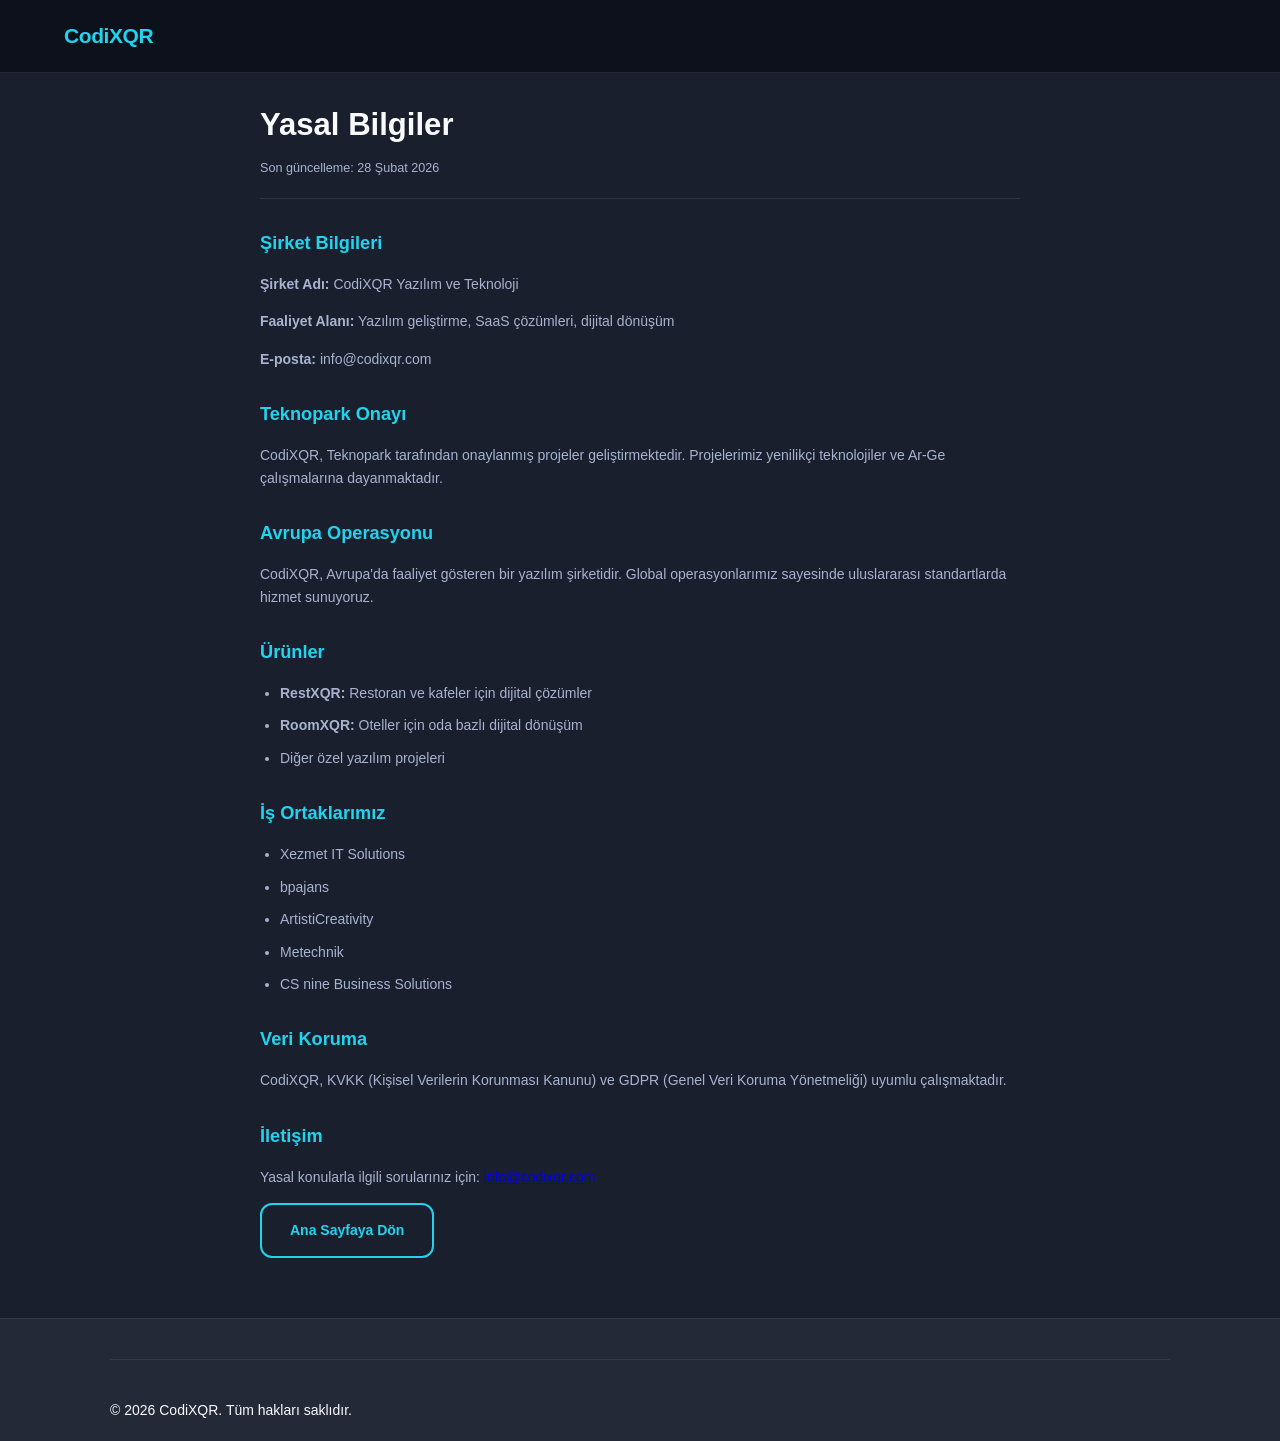
<file: yasal-bilgiler.html>
<!DOCTYPE html>
<html lang="tr">

<head>
    <meta charset="UTF-8">
    <meta name="viewport" content="width=device-width, initial-scale=1.0">
    <title>Yasal Bilgiler | CodiXQR</title>
    <link rel="icon" type="image/png" href="favicon.png">
    <link rel="stylesheet" href="css/styles.css">
</head>

<body>
    <nav class="navbar">
        <div class="nav-container">
            <a href="index.html" class="logo">
                <span class="logo-text-full">CodiXQR</span>
            </a>
        </div>
    </nav>

    <section class="legal-page">
        <div class="container">
            <h1>Yasal Bilgiler</h1>
            <p class="legal-date">Son güncelleme: 28 Şubat 2026</p>

            <h2>Şirket Bilgileri</h2>
            <p><strong>Şirket Adı:</strong> CodiXQR Yazılım ve Teknoloji</p>
            <p><strong>Faaliyet Alanı:</strong> Yazılım geliştirme, SaaS çözümleri, dijital dönüşüm</p>
            <p><strong>E-posta:</strong> info@codixqr.com</p>

            <h2>Teknopark Onayı</h2>
            <p>CodiXQR, Teknopark tarafından onaylanmış projeler geliştirmektedir. Projelerimiz yenilikçi teknolojiler
                ve Ar-Ge çalışmalarına dayanmaktadır.</p>

            <h2>Avrupa Operasyonu</h2>
            <p>CodiXQR, Avrupa'da faaliyet gösteren bir yazılım şirketidir. Global operasyonlarımız sayesinde
                uluslararası standartlarda hizmet sunuyoruz.</p>

            <h2>Ürünler</h2>
            <ul>
                <li><strong>RestXQR:</strong> Restoran ve kafeler için dijital çözümler</li>
                <li><strong>RoomXQR:</strong> Oteller için oda bazlı dijital dönüşüm</li>
                <li>Diğer özel yazılım projeleri</li>
            </ul>

            <h2>İş Ortaklarımız</h2>
            <ul>
                <li>Xezmet IT Solutions</li>
                <li>bpajans</li>
                <li>ArtistiCreativity</li>
                <li>Metechnik</li>
                <li>CS nine Business Solutions</li>
            </ul>

            <h2>Veri Koruma</h2>
            <p>CodiXQR, KVKK (Kişisel Verilerin Korunması Kanunu) ve GDPR (Genel Veri Koruma Yönetmeliği) uyumlu
                çalışmaktadır.</p>

            <h2>İletişim</h2>
            <p>Yasal konularla ilgili sorularınız için: <a href="mailto:info@codixqr.com">info@codixqr.com</a></p>

            <a href="index.html" class="btn btn-outline">Ana Sayfaya Dön</a>
        </div>
    </section>

    <footer class="footer">
        <div class="container">
            <div class="footer-bottom">
                <p>© 2026 CodiXQR. Tüm hakları saklıdır.</p>
            </div>
        </div>
    </footer>
</body>

</html>
</file>
<file: css/styles.css>
/* ===== CodiXQR - Yazılım Şirketi Sitesi ===== */
/* Modern, profesyonel, güvenilir tasarım */

:root {
    --bg-primary: #1a1f2e;
    --bg-secondary: #242938;
    --bg-card: #2d3548;
    --bg-card-hover: #353d52;
    --text-primary: #f8fafc;
    --text-secondary: #a8b3cf;
    --text-muted: #7a8599;
    --accent: #22d3ee;
    --accent-hover: #67e8f9;
    --accent-muted: rgba(34, 211, 238, 0.15);
    --accent-secondary: #a78bfa;
    --success: #34d399;
    --border: rgba(148, 163, 184, 0.15);
    --radius: 12px;
    --radius-lg: 20px;
    --shadow: 0 4px 24px rgba(0, 0, 0, 0.3);
    --transition: 0.3s cubic-bezier(0.4, 0, 0.2, 1);
}

* {
    margin: 0;
    padding: 0;
    box-sizing: border-box;
}

html {
    scroll-behavior: smooth;
    font-size: 14px;
    /* Reduced from 15px */
}

/* ===== RTL Support for Arabic ===== */
[dir="rtl"] {
    direction: rtl;
    text-align: right;
}

[dir="rtl"] .logo {
    flex-direction: row-reverse;
}

[dir="rtl"] .nav-menu {
    flex-direction: row-reverse;
    gap: 20px;
}

[dir="rtl"] .hero-cta {
    flex-direction: row-reverse;
}

[dir="rtl"] .contact-item {
    flex-direction: row-reverse;
    text-align: right;
}

[dir="rtl"] .partnership-grid {
    direction: rtl;
}

[dir="rtl"] .p-feature {
    flex-direction: row-reverse;
    text-align: right;
}

[dir="rtl"] .saas-highlights li {
    flex-direction: row-reverse;
}

[dir="rtl"] .btn i {
    margin-right: 0;
    margin-left: 8px;
}

body {
    font-family: 'Outfit', -apple-system, BlinkMacSystemFont, sans-serif;
    background: var(--bg-primary);
    color: var(--text-primary);
    line-height: 1.5;
    overflow-x: hidden;
}

.container {
    max-width: 1100px;
    /* Reduced from 1200px */
    margin: 0 auto;
    padding: 0 20px;
}

/* ===== Navigation ===== */
.navbar {
    position: fixed;
    top: 0;
    left: 0;
    right: 0;
    z-index: 1000;
    padding: 20px 0;
    background: rgba(10, 14, 23, 0.8);
    backdrop-filter: blur(12px);
    border-bottom: 1px solid var(--border);
    transition: var(--transition);
}

.navbar.scrolled {
    padding: 16px 0;
}

.nav-container {
    max-width: 1200px;
    margin: 0 auto;
    padding: 0 24px;
    display: flex;
    align-items: center;
    justify-content: space-between;
}

.logo {
    display: flex;
    align-items: center;
    text-decoration: none;
    color: var(--text-primary);
    font-weight: 700;
    font-size: 1.5rem;
}

.logo-text-full {
    color: var(--accent);
    letter-spacing: -0.02em;
    font-weight: 700;
}

.nav-menu {
    display: flex;
    list-style: none;
    gap: 8px;
}

.nav-menu a {
    color: var(--text-secondary);
    text-decoration: none;
    padding: 8px 14px;
    border-radius: 8px;
    font-size: 0.9rem;
    font-weight: 500;
    transition: var(--transition);
}

.nav-menu a:hover {
    color: var(--text-primary);
    background: var(--accent-muted);
}

.nav-toggle {
    display: none;
    flex-direction: column;
    gap: 5px;
    background: none;
    border: none;
    cursor: pointer;
    padding: 8px;
}

.nav-toggle span {
    width: 24px;
    height: 2px;
    background: var(--text-primary);
}

/* ===== Hero ===== */
.hero {
    min-height: 100vh;
    display: flex;
    flex-direction: column;
    justify-content: center;
    align-items: center;
    text-align: center;
    padding: 120px 24px 80px;
    position: relative;
}

.hero-bg {
    position: absolute;
    inset: 0;
    overflow: hidden;
    pointer-events: none;
}

.grid-pattern {
    position: absolute;
    inset: 0;
    background-image:
        linear-gradient(rgba(6, 182, 212, 0.03) 1px, transparent 1px),
        linear-gradient(90deg, rgba(6, 182, 212, 0.03) 1px, transparent 1px);
    background-size: 60px 60px;
}

.gradient-orb {
    position: absolute;
    border-radius: 50%;
    filter: blur(80px);
    opacity: 0.4;
    animation: float 8s ease-in-out infinite;
}

@keyframes float {

    0%,
    100% {
        transform: translate(0, 0);
    }

    50% {
        transform: translate(20px, -20px);
    }
}

.orb-1 {
    width: 400px;
    height: 400px;
    background: var(--accent);
    top: -100px;
    right: -100px;
    animation-delay: 0s;
}

.orb-2 {
    width: 300px;
    height: 300px;
    background: #6366f1;
    bottom: -50px;
    left: -50px;
    animation-delay: 2s;
}

.hero-content {
    position: relative;
    z-index: 1;
}

.hero-badge-line {
    font-size: 0.85rem;
    color: var(--text-muted);
    margin-bottom: 20px;
    letter-spacing: 0.02em;
}

.hero h1 {
    font-size: clamp(2rem, 4vw, 3.2rem);
    /* Scaled down */
    font-weight: 700;
    line-height: 1.1;
    margin-bottom: 20px;
    letter-spacing: -0.02em;
}

.highlight {
    background: linear-gradient(135deg, var(--accent), #818cf8);
    -webkit-background-clip: text;
    -webkit-text-fill-color: transparent;
    background-clip: text;
}

.hero-subtitle {
    font-size: 1.1rem;
    /* Scaled down */
    color: var(--text-secondary);
    max-width: 540px;
    margin: 0 auto 28px;
}

.hero-cta {
    display: flex;
    gap: 16px;
    justify-content: center;
    flex-wrap: wrap;
    margin-bottom: 64px;
}

.btn {
    display: inline-flex;
    align-items: center;
    justify-content: center;
    padding: 14px 28px;
    border-radius: var(--radius);
    font-weight: 600;
    font-size: 1rem;
    text-decoration: none;
    transition: var(--transition);
    cursor: pointer;
    border: none;
    font-family: inherit;
}

.btn-primary {
    background: var(--accent);
    color: var(--bg-primary);
}

.btn-primary:hover {
    background: var(--accent-hover);
    transform: translateY(-2px);
}

.btn-outline {
    background: transparent;
    color: var(--accent);
    border: 2px solid var(--accent);
}

.btn-outline:hover {
    background: var(--accent-muted);
    border-color: var(--accent-hover);
}

.btn-block {
    width: 100%;
}

.hero-stats {
    display: flex;
    gap: 48px;
    flex-wrap: wrap;
    justify-content: center;
}

.stat {
    text-align: center;
    animation: fadeInUp 0.8s ease-out;
}

.stat-number {
    display: block;
    font-size: 1.75rem;
    font-weight: 700;
    color: var(--accent);
}

.stat-label {
    font-size: 0.9rem;
    color: var(--text-muted);
}

/* ===== Section Styles ===== */
section {
    padding: 50px 0;
    /* Reduced from 70px */
}

.section-header {
    text-align: center;
    max-width: 700px;
    margin: 0 auto 48px;
}

.section-header h2 {
    font-size: clamp(1.8rem, 3vw, 2.2rem);
    margin-bottom: 10px;
}

.tech-section .section-header h2 {
    font-size: 1.4rem;
}

.section-header p {
    color: var(--text-secondary);
    font-size: 0.95rem;
}

.section-tag {
    display: inline-block;
    padding: 6px 14px;
    background: var(--accent-muted);
    color: var(--accent);
    border-radius: 100px;
    font-size: 0.8rem;
    font-weight: 600;
    margin-bottom: 16px;
    text-transform: uppercase;
}

/* ===== Section Alternating Colors ===== */
.saas-section {
    background: var(--bg-secondary);
}

.services-section {
    background: var(--bg-primary);
}

.projects-section {
    background: var(--bg-secondary);
}

.tech-section {
    background: var(--bg-primary);
}

.partners-section {
    background: var(--bg-secondary);
}

.about-section {
    background: var(--bg-primary);
}

.blog-section {
    background: var(--bg-secondary);
}

.contact-section {
    background: var(--bg-primary);
}

/* SaaS Cards */
.saas-grid {
    display: grid;
    grid-template-columns: repeat(auto-fit, minmax(400px, 1fr));
    gap: 40px;
    max-width: 1200px;
    margin: 0 auto;
}

.saas-card {
    background: var(--bg-card);
    border: 1px solid var(--border);
    border-radius: var(--radius-lg);
    padding: 40px;
    position: relative;
    transition: var(--transition);
    display: flex;
    flex-direction: column;
    animation: fadeInUp 0.6s ease-out;
    min-height: 600px;
}

.saas-card:hover {
    border-color: rgba(6, 182, 212, 0.3);
    transform: translateY(-4px);
    box-shadow: var(--shadow);
}

.saas-card-badge {
    position: absolute;
    top: 16px;
    right: 16px;
    padding: 4px 12px;
    background: var(--accent);
    color: var(--bg-primary);
    font-size: 0.7rem;
    font-weight: 700;
    border-radius: 100px;
}

.saas-visual {
    margin-bottom: 24px;
}

.saas-icon-modern {
    width: 64px;
    height: 64px;
    background: linear-gradient(135deg, var(--accent-muted), rgba(139, 92, 246, 0.1));
    border-radius: var(--radius);
    display: flex;
    align-items: center;
    justify-content: center;
    margin: 0 auto;
}

.saas-icon-modern svg {
    width: 32px;
    height: 32px;
    color: var(--accent);
}

.saas-icon-hotel svg {
    color: var(--accent-secondary);
}

.saas-highlights {
    list-style: none;
    margin-bottom: 24px;
    display: grid;
    gap: 8px;
}

.saas-highlights li {
    display: flex;
    align-items: center;
    gap: 10px;
    color: var(--text-secondary);
    font-size: 0.9rem;
}

.highlight-icon {
    color: var(--success);
    font-weight: 700;
}

.saas-card h3 {
    font-size: 1.5rem;
    margin-bottom: 8px;
}

.saas-tagline {
    color: var(--accent);
    font-size: 0.95rem;
    font-weight: 500;
    margin-bottom: 16px;
}

.saas-desc-block {
    margin-bottom: 20px;
    flex-grow: 1;
}

.saas-desc-block p {
    color: var(--text-secondary);
    font-size: 0.9rem;
    line-height: 1.6;
    margin-bottom: 10px;
}

.highlight-text {
    color: var(--text-primary) !important;
    font-weight: 600;
}

/* ===== Services ===== */
.services-grid {
    display: grid;
    grid-template-columns: repeat(auto-fit, minmax(260px, 1fr));
    gap: 24px;
}

.service-card {
    background: var(--bg-card);
    border: 1px solid var(--border);
    border-radius: var(--radius);
    padding: 28px;
    transition: var(--transition);
}

.service-card:hover {
    background: var(--bg-card-hover);
    transform: translateY(-2px);
}

.service-icon {
    font-size: 2rem;
    margin-bottom: 16px;
}

.service-card h3 {
    font-size: 1.15rem;
    margin-bottom: 8px;
}

.service-card p {
    color: var(--text-secondary);
    font-size: 0.95rem;
}

/* ===== Partnership Section ===== */
.partnership-section {
    background: var(--bg-secondary);
}

.partnership-grid {
    display: grid;
    grid-template-columns: 1.2fr 1fr;
    gap: 80px;
    align-items: center;
    max-width: 1200px;
    margin: 0 auto;
}

.partnership-content .lead {
    font-size: 1.25rem;
    color: var(--text-secondary);
    margin-bottom: 40px;
}

.partnership-features {
    display: flex;
    flex-direction: column;
    gap: 32px;
    margin-bottom: 48px;
}

.p-feature {
    display: flex;
    gap: 20px;
    padding: 24px;
    background: var(--bg-card);
    border: 1px solid var(--border);
    border-radius: var(--radius);
    transition: var(--transition);
}

.p-feature:hover {
    border-color: var(--accent);
    transform: translateX(10px);
}

.p-icon {
    font-size: 2rem;
    flex-shrink: 0;
}

.p-info h3 {
    font-size: 1.15rem;
    margin-bottom: 8px;
    color: var(--text-primary);
}

.partnership-cta p {
    color: var(--text-secondary);
    margin-bottom: 24px;
}

.partnership-visual {
    display: flex;
    justify-content: center;
}

.partnership-card-glow {
    background: var(--bg-card);
    border: 1px solid var(--accent);
    padding: 48px;
    border-radius: var(--radius-lg);
    text-align: center;
    position: relative;
    box-shadow: 0 0 30px rgba(34, 211, 238, 0.1);
    animation: floatingEffect 4s ease-in-out infinite;
}

.p-card-top {
    font-size: 3rem;
    margin-bottom: 24px;
}

.p-card-line {
    height: 2px;
    background: linear-gradient(90deg, transparent, var(--accent), transparent);
    margin: 24px 0;
}

.p-card-stats {
    display: flex;
    justify-content: space-around;
    gap: 20px;
}

.p-stat-item strong {
    display: block;
    font-size: 1.5rem;
    color: var(--accent);
}

.p-stat-item span {
    font-size: 0.8rem;
    color: var(--text-muted);
}

/* ===== Projects ===== */
.projects-grid {
    display: grid;
    grid-template-columns: repeat(auto-fit, minmax(320px, 1fr));
    gap: 24px;
    margin-bottom: 48px;
}

.project-card {
    background: var(--bg-card);
    border: 1px solid var(--border);
    border-radius: var(--radius);
    padding: 24px;
    transition: var(--transition);
}

.project-card:hover {
    border-color: var(--accent);
    transform: translateY(-5px);
    box-shadow: 0 10px 30px rgba(0, 0, 0, 0.2);
}

/* ===== Social Impact Card ===== */
.impact-section-wrapper {
    margin-top: 60px;
    perspective: 1000px;
}

.impact-card {
    background: var(--bg-card);
    /* Simplified to solid card color */
    border: 1px solid var(--border);
    border-radius: var(--radius-lg);
    padding: 30px;
    position: relative;
    overflow: hidden;
    transition: var(--transition);
}

.impact-card:hover {
    border-color: rgba(34, 211, 238, 0.3);
}

.impact-badge {
    display: inline-flex;
    align-items: center;
    gap: 8px;
    padding: 5px 12px;
    background: var(--accent-muted);
    color: var(--accent);
    border-radius: 100px;
    font-size: 0.7rem;
    font-weight: 700;
    text-transform: uppercase;
    margin-bottom: 16px;
}

/* Simplified: removed pulse animation styles */

.impact-grid-mini {
    display: grid;
    grid-template-columns: 1.5fr 1fr;
    gap: 40px;
    align-items: center;
}

.impact-main h3 {
    font-size: 2rem;
    margin-bottom: 16px;
    line-height: 1.2;
}

.impact-main p {
    color: var(--text-secondary);
    font-size: 1.05rem;
    line-height: 1.6;
}

.impact-stats-mini {
    display: flex;
    gap: 24px;
}

.i-stat {
    flex: 1;
    padding: 20px;
    background: rgba(255, 255, 255, 0.03);
    border-radius: var(--radius);
    border-left: 3px solid var(--accent);
}

.i-stat strong {
    display: block;
    font-size: 1.1rem;
    color: var(--accent);
    margin-bottom: 4px;
}

.i-stat span {
    font-size: 0.8rem;
    color: var(--text-muted);
}

.project-category {
    font-size: 0.75rem;
    color: var(--accent);
    font-weight: 600;
    text-transform: uppercase;
}

.project-card h3 {
    font-size: 1.25rem;
    margin: 8px 0 12px;
}

.project-card p {
    color: var(--text-secondary);
    font-size: 0.9rem;
    margin-bottom: 12px;
}

.project-link {
    font-size: 0.85rem;
    color: var(--accent);
    text-decoration: none;
    font-weight: 500;
}

/* ===== Technologies Section (Slider Version) ===== */
.tech-slider-wrapper {
    display: flex;
    align-items: center;
    gap: 20px;
    max-width: 1200px;
    margin: 0 auto;
    position: relative;
}

.tech-track {
    display: flex;
    gap: 20px;
    overflow-x: auto;
    scroll-behavior: smooth;
    scrollbar-width: none;
    -ms-overflow-style: none;
    padding: 20px 5px;
    flex: 1;
}

.tech-track::-webkit-scrollbar {
    display: none;
}

.tech-card {
    flex: 0 0 calc(25% - 15px);
    background: var(--bg-card);
    border: 1px solid var(--border);
    border-radius: var(--radius);
    padding: 12px 10px;
    text-align: center;
    transition: var(--transition);
}

.tech-card:hover {
    border-color: rgba(34, 211, 238, 0.4);
    transform: translateY(-5px);
    background: var(--bg-card-hover);
}

.tech-icon {
    font-size: 1.4rem;
    display: block;
    margin-bottom: 8px;
}

.tech-card h4 {
    font-size: 0.85rem;
    margin-bottom: 2px;
    font-weight: 600;
    color: var(--text-primary);
}

.tech-desc {
    font-size: 0.72rem;
    color: var(--text-muted);
}

.tech-arrow {
    flex-shrink: 0;
    width: 48px;
    height: 48px;
    border-radius: 50%;
    border: 1px solid var(--border);
    background: var(--bg-card);
    color: var(--text-secondary);
    font-size: 1.5rem;
    cursor: pointer;
    transition: var(--transition);
    display: flex;
    align-items: center;
    justify-content: center;
}

.tech-arrow:hover {
    border-color: var(--accent);
    color: var(--accent);
}

/* ===== Partners Slider ===== */
.partners-slider-wrapper {
    display: flex;
    align-items: center;
    gap: 20px;
    max-width: 1100px;
    margin: 0 auto;
}

.partners-slider {
    display: flex;
    gap: 16px;
    overflow-x: auto;
    scroll-behavior: smooth;
    scrollbar-width: none;
    -ms-overflow-style: none;
    flex: 1;
}

.partners-slider::-webkit-scrollbar {
    display: none;
}

.partner-box {
    flex: 0 0 280px;
    background: var(--bg-card);
    border: 1px solid var(--border);
    border-radius: var(--radius);
    padding: 24px 20px;
    text-align: center;
    font-size: 0.85rem;
    font-weight: 700;
    color: var(--text-primary);
    text-transform: uppercase;
    text-decoration: none;
    transition: var(--transition);
}

.partner-box:hover {
    border-color: var(--accent);
    transform: translateY(-2px);
}

.partner-arrow {
    flex-shrink: 0;
    width: 44px;
    height: 44px;
    border-radius: 50%;
    border: 1px solid var(--border);
    background: var(--bg-card);
    color: var(--text-secondary);
    font-size: 1.5rem;
    cursor: pointer;
    transition: var(--transition);
}

/* ===== Hakkımızda Action Chips ===== */
.about-action-buttons {
    display: flex;
    flex-wrap: wrap;
    gap: 12px;
    margin-top: 24px;
}

.action-chip {
    padding: 10px 20px;
    background: var(--bg-card);
    border: 1px solid var(--border);
    border-radius: 100px;
    color: var(--text-primary);
    text-decoration: none;
    font-size: 0.9rem;
    font-weight: 500;
    transition: var(--transition);
    display: inline-flex;
    align-items: center;
    justify-content: center;
}

.action-chip:hover {
    background: var(--accent);
    color: var(--bg-primary);
    border-color: var(--accent);
    transform: translateY(-3px);
    box-shadow: 0 4px 12px rgba(34, 211, 238, 0.3);
}

/* ===== Floating Badges (Hakkımızda Görseli) ===== */
.floating-badges-container {
    position: relative;
    width: 100%;
    height: 450px;
    display: flex;
    align-items: center;
    justify-content: center;
}

.badge-item {
    position: absolute;
    background: var(--bg-card);
    border: 1px solid var(--border);
    border-radius: 100px;
    padding: 16px 24px;
    display: flex;
    align-items: center;
    gap: 12px;
    box-shadow: var(--shadow);
    transition: var(--transition);
    animation: floatingEffect 4s ease-in-out infinite;
    cursor: default;
    z-index: 2;
}

.badge-item:hover {
    transform: scale(1.05) translateY(-5px);
    border-color: var(--accent);
    background: var(--bg-card-hover);
    z-index: 10;
}

.badge-icon {
    font-size: 1.5rem;
}

.badge-text {
    display: flex;
    flex-direction: column;
    line-height: 1.2;
}

.badge-text strong {
    font-size: 1rem;
    color: var(--text-primary);
}

.badge-text span {
    font-size: 0.75rem;
    color: var(--text-secondary);
}

/* Pozisyonlar ve Animasyon Gecikmeleri */
.b-1 {
    top: 10%;
    left: 10%;
    animation-delay: 0s;
}

.b-2 {
    top: 15%;
    right: 15%;
    animation-delay: 1s;
}

.b-3 {
    bottom: 20%;
    left: 20%;
    animation-delay: 0.5s;
}

.b-4 {
    bottom: 10%;
    right: 5%;
    animation-delay: 1.5s;
}

@keyframes floatingEffect {

    0%,
    100% {
        transform: translateY(0);
    }

    50% {
        transform: translateY(-15px);
    }
}

.badge-center-logo {
    width: 140px;
    height: 140px;
    background: var(--bg-primary);
    border: 2px solid var(--accent);
    border-radius: 50%;
    display: flex;
    align-items: center;
    justify-content: center;
    font-size: 1.2rem;
    font-weight: 700;
    box-shadow: 0 0 30px rgba(34, 211, 238, 0.2);
    z-index: 1;
    position: relative;
}

.badge-center-logo::after {
    content: '';
    position: absolute;
    inset: -10px;
    border: 1px dashed var(--accent);
    border-radius: 50%;
    opacity: 0.3;
    animation: rotateSlow 20s linear infinite;
}

@keyframes rotateSlow {
    from {
        transform: rotate(0deg);
    }

    to {
        transform: rotate(360deg);
    }
}

/* ===== Blog Section ===== */
.blog-grid {
    display: grid;
    grid-template-columns: repeat(auto-fit, minmax(320px, 1fr));
    gap: 32px;
}

.blog-card {
    background: var(--bg-card);
    border: 1px solid var(--border);
    border-radius: var(--radius-lg);
    padding: 32px;
    transition: var(--transition);
    display: flex;
    flex-direction: column;
}

.blog-card:hover {
    border-color: rgba(6, 182, 212, 0.3);
    transform: translateY(-4px);
    box-shadow: var(--shadow);
}

.blog-date {
    font-size: 0.8rem;
    color: var(--text-muted);
    display: block;
    margin-bottom: 12px;
}

.blog-card h3 {
    margin-bottom: 16px;
    font-size: 1.25rem;
    line-height: 1.4;
    color: var(--text-primary);
}

.blog-card p {
    color: var(--text-secondary);
    font-size: 0.95rem;
    line-height: 1.6;
    margin-bottom: 24px;
    flex-grow: 1;
}

.blog-link {
    font-size: 0.9rem;
    color: var(--accent);
    text-decoration: none;
    font-weight: 600;
    display: inline-flex;
    align-items: center;
    transition: var(--transition);
}

.blog-link:hover {
    color: var(--accent-hover);
    transform: translateX(5px);
}

/* ===== Blog Post Pages (Article styles) ===== */
.blog-post {
    padding: 140px 24px 80px;
    min-height: 100vh;
}

.blog-category {
    display: inline-block;
    padding: 6px 14px;
    background: var(--accent-muted);
    color: var(--accent);
    border-radius: 100px;
    font-size: 0.75rem;
    font-weight: 600;
    text-transform: uppercase;
    margin-bottom: 16px;
}

.blog-post h1 {
    font-size: clamp(2.5rem, 5vw, 3.5rem);
    line-height: 1.2;
    margin-bottom: 16px;
    font-weight: 700;
}

.blog-meta {
    color: var(--text-muted);
    font-size: 0.9rem;
    margin-bottom: 32px;
}

.blog-hero-image {
    width: 100%;
    max-width: 1000px;
    height: auto;
    max-height: 500px;
    object-fit: cover;
    border-radius: var(--radius-lg);
    margin-bottom: 48px;
    border: 1px solid var(--border);
}

.blog-content {
    max-width: 800px;
    margin: 0 auto;
}

.blog-content .lead {
    font-size: 1.25rem;
    color: var(--text-secondary);
    line-height: 1.7;
    margin-bottom: 32px;
}

.blog-content h2 {
    font-size: 1.75rem;
    margin-top: 48px;
    margin-bottom: 20px;
    color: var(--text-primary);
}

.blog-content p {
    color: var(--text-secondary);
    line-height: 1.8;
    margin-bottom: 20px;
    font-size: 1.05rem;
}

.blog-content ul {
    color: var(--text-secondary);
    line-height: 1.8;
    margin-left: 24px;
    margin-bottom: 20px;
    font-size: 1.05rem;
}

.cta-box {
    background: var(--bg-card);
    border: 1px solid var(--accent);
    border-radius: var(--radius);
    padding: 32px;
    margin: 48px 0;
    text-align: center;
}

.cta-box a {
    color: var(--accent);
    font-weight: 700;
    text-decoration: none;
}

/* ===== Contact Section ===== */
.contact-section {
    padding: 120px 0;
}

.contact-grid {
    display: grid;
    grid-template-columns: 1fr 1fr;
    gap: 80px;
    align-items: start;
    max-width: 1200px;
    margin: 0 auto;
}

.contact-info {
    padding-right: 20px;
}

.contact-info h2 {
    font-size: 3rem;
    margin-bottom: 24px;
}

.contact-info>p {
    font-size: 1.15rem;
    color: var(--text-secondary);
    margin-bottom: 48px;
    line-height: 1.7;
}

.contact-details {
    display: flex;
    flex-direction: column;
    gap: 20px;
}

.contact-item {
    display: flex;
    align-items: center;
    gap: 16px;
    color: var(--text-secondary);
    text-decoration: none;
    padding: 20px 24px;
    background: var(--bg-card);
    border-radius: var(--radius-lg);
    border: 1px solid var(--border);
    transition: var(--transition);
    font-size: 1.1rem;
}

.contact-item:hover {
    color: var(--accent);
    border-color: var(--accent);
    background: var(--bg-card-hover);
    transform: translateX(10px);
}

.contact-item.cta-link {
    font-weight: 600;
}

.contact-icon {
    font-size: 1.5rem;
}

.contact-form-wrapper {
    background: var(--bg-card);
    padding: 48px;
    border-radius: var(--radius-lg);
    border: 1px solid var(--border);
    box-shadow: var(--shadow);
}

.contact-form {
    display: flex;
    flex-direction: column;
    gap: 24px;
}

.contact-form input,
.contact-form select,
.contact-form textarea {
    padding: 16px 20px;
    background: var(--bg-primary);
    border: 1px solid var(--border);
    border-radius: var(--radius);
    color: var(--text-primary);
    font-family: inherit;
    font-size: 1rem;
    transition: var(--transition);
}

.contact-form input:focus,
.contact-form select:focus,
.contact-form textarea:focus {
    outline: none;
    border-color: var(--accent);
    box-shadow: 0 0 0 4px var(--accent-muted);
}

/* ===== Footer ===== */
.footer {
    background: var(--bg-secondary);
    border-top: 1px solid var(--border);
    padding: 40px 0 20px;
    /* Reduced from 100px 0 40px */
}

.footer-top {
    display: grid;
    grid-template-columns: 1.2fr 2fr;
    gap: 40px;
    /* Reduced from 80px */
    margin-bottom: 32px;
    /* Reduced from 80px */
}

.footer-brand-column {
    max-width: 320px;
}

.footer-logo {
    font-size: 1.4rem;
    font-weight: 700;
    color: var(--accent);
    margin-bottom: 12px;
    letter-spacing: -0.01em;
    display: inline-block;
}

.footer-tagline {
    font-size: 0.9rem;
    color: var(--text-secondary);
    line-height: 1.5;
    margin-bottom: 16px;
}

.footer-social {
    display: flex;
    gap: 16px;
}

.footer-social a {
    width: 40px;
    height: 40px;
    border-radius: 50%;
    background: rgba(255, 255, 255, 0.03);
    display: flex;
    align-items: center;
    justify-content: center;
    color: var(--text-secondary);
    transition: var(--transition);
}

.footer-social a:hover {
    background: var(--accent);
    color: var(--bg-primary);
    transform: translateY(-3px);
}

.footer-social svg {
    width: 18px;
    height: 18px;
}

.footer-nav-columns {
    display: grid;
    grid-template-columns: repeat(3, 1fr);
    gap: 40px;
}

.footer-links-group h5 {
    font-size: 0.85rem;
    font-weight: 700;
    color: var(--text-primary);
    margin-bottom: 16px;
    text-transform: uppercase;
    letter-spacing: 0.05em;
}

.footer-links-group ul {
    list-style: none;
    display: flex;
    flex-direction: column;
    gap: 12px;
}

.footer-links-group a {
    text-decoration: none;
    color: var(--text-muted);
    font-size: 0.95rem;
    transition: var(--transition);
}

.footer-links-group a:hover {
    color: var(--accent);
    padding-left: 5px;
}

.footer-bottom {
    padding-top: 40px;
    border-top: 1px solid var(--border);
}

.footer-bottom-content {
    display: flex;
    justify-content: space-between;
    align-items: center;
    color: var(--text-muted);
    font-size: 0.9rem;
}

.footer-bottom-extra {
    display: flex;
    align-items: center;
    gap: 8px;
}

.footer-bottom-extra span {
    opacity: 0.5;
    font-family: 'JetBrains Mono', monospace;
    font-size: 0.75rem;
}

/* ===== WhatsApp (Restored) ===== */
.floating-btn {
    position: fixed;
    bottom: 24px;
    right: 24px;
    width: 50px;
    height: 50px;
    background: #25D366;
    border-radius: 50%;
    display: flex;
    align-items: center;
    justify-content: center;
    box-shadow: 0 4px 12px rgba(37, 211, 102, 0.3);
    z-index: 1000;
    text-decoration: none;
    color: white;
}

.floating-btn svg {
    width: 24px;
    height: 24px;
}

/* ===== Legal Page Styles ===== */
.legal-page {
    padding: 100px 0 60px;
    line-height: 1.6;
}

.legal-page .container {
    max-width: 800px;
}

.legal-page h1 {
    font-size: 2.22rem;
    margin-bottom: 8px;
}

.legal-page h2 {
    font-size: 1.3rem;
    margin: 30px 0 15px;
    color: var(--accent);
}

.legal-page p,
.legal-page ul {
    margin-bottom: 15px;
    color: var(--text-secondary);
}

.legal-page ul {
    padding-left: 20px;
}

.legal-page li {
    margin-bottom: 10px;
}

.legal-date {
    display: block;
    margin-bottom: 40px;
    font-size: 0.9rem;
    color: var(--text-muted);
    border-bottom: 1px solid var(--border);
    padding-bottom: 20px;
}

/* ===== Responsive ===== */
@media (max-width: 1200px) {
    .container {
        max-width: 100%;
    }

    .hero h1 {
        font-size: 3rem;
    }

    .partnership-grid {
        gap: 40px;
    }
}

@media (max-width: 1024px) {

    .about-grid,
    .contact-grid,
    .partnership-grid {
        grid-template-columns: 1fr;
        gap: 40px;
    }

    .partnership-visual,
    .about-visual {
        order: -1;
        max-width: 500px;
        margin: 0 auto;
    }

    .footer-top {
        grid-template-columns: 1fr;
        gap: 48px;
    }

    .footer-nav-columns {
        gap: 32px;
    }

    .tech-card {
        flex: 0 0 calc(50% - 10px);
    }

    .contact-info {
        padding-right: 0;
        text-align: center;
    }

    .contact-info h2 {
        font-size: 2.2rem;
    }
}

@media (max-width: 768px) {
    .nav-menu {
        position: fixed;
        top: 0;
        right: -100%;
        width: 100%;
        height: 100vh;
        background: var(--bg-secondary);
        flex-direction: column;
        justify-content: center;
        align-items: center;
        padding: 40px;
        transition: 0.4s cubic-bezier(0.4, 0, 0.2, 1);
        z-index: 1001;
    }

    .nav-menu.active {
        right: 0;
    }

    .nav-toggle {
        display: flex;
        z-index: 1002;
    }

    .hero {
        padding: 100px 20px 40px;
    }

    .hero h1 {
        font-size: 2.2rem;
    }

    .hero-stats {
        gap: 24px;
    }

    .saas-grid {
        grid-template-columns: 1fr;
    }

    .saas-card {
        min-height: auto;
        padding: 24px;
    }

    .tech-card {
        flex: 0 0 calc(50% - 15px);
        padding: 20px 15px;
    }

    /* Changed to 2 per row */
    .partner-box {
        flex: 0 0 160px;
        padding: 16px;
        font-size: 0.75rem;
    }

    .contact-form-wrapper {
        padding: 24px;
    }

    .contact-info h2 {
        font-size: 2rem;
    }

    section {
        padding: 24px 0;
    }

    .section-header h2 {
        font-size: 1.3rem;
    }

    .section-header {
        margin-bottom: 12px;
    }

    .projects-grid {
        grid-template-columns: repeat(2, 1fr);
        gap: 16px;
    }

    /* 2 columns for projects */
    .services-grid {
        grid-template-columns: repeat(2, 1fr);
        gap: 16px;
    }

    /* 2 columns for services */
    .service-card {
        padding: 20px;
    }

    .impact-grid-mini {
        grid-template-columns: 1fr;
        text-align: center;
    }

    .impact-stats-mini {
        justify-content: center;
    }

    .impact-badge {
        margin: 0 auto 24px;
    }

    .footer-nav-columns {
        grid-template-columns: repeat(2, 1fr);
        gap: 24px;
    }
}

@media (max-width: 480px) {
    .hero-cta {
        flex-direction: column;
        width: 100%;
    }

    .btn {
        width: 100%;
        padding: 12px 20px;
        font-size: 0.9rem;
    }

    .stat-number {
        font-size: 1.4rem;
    }

    .stat-label {
        font-size: 0.8rem;
    }

    /* Fix overlapping badges in About section */
    .floating-badges-container {
        height: auto;
        display: flex;
        flex-wrap: wrap;
        gap: 12px;
        justify-content: center;
        padding: 20px 0;
    }

    .badge-item {
        position: static !important;
        width: calc(50% - 6px);
        padding: 12px;
        border-radius: var(--radius);
        animation: none !important;
        transform: none !important;
    }

    .badge-center-logo {
        display: none;
        /* Hide large center logo on mobile to save space */
    }

    .badge-icon {
        font-size: 1.2rem;
    }

    .badge-text strong {
        font-size: 0.85rem;
    }

    .badge-text span {
        font-size: 0.7rem;
    }

    .tech-card {
        flex: 0 0 calc(50% - 10px);
    }

    .project-card {
        padding: 16px;
    }

    .project-card h3 {
        font-size: 1rem;
        margin: 4px 0 8px;
    }

    .project-card p {
        font-size: 0.8rem;
        line-height: 1.4;
    }

    .impact-stats-mini {
        flex-direction: column;
    }

    .footer-nav-columns {
        grid-template-columns: repeat(3, 1fr);
        /* 3 columns to save maximum space */
        text-align: left;
        gap: 12px;
    }

    .footer-links-group h5 {
        font-size: 0.85rem;
        margin-bottom: 12px;
    }

    .footer-links-group ul li {
        margin-bottom: 6px;
    }

    .footer-links-group a {
        font-size: 0.8rem;
    }

    .footer-bottom-content {
        flex-direction: column;
        gap: 16px;
    }

    .footer-social {
        justify-content: center;
    }

    .footer-brand-column {
        text-align: center;
        margin: 0 auto;
    }
}
</file>
